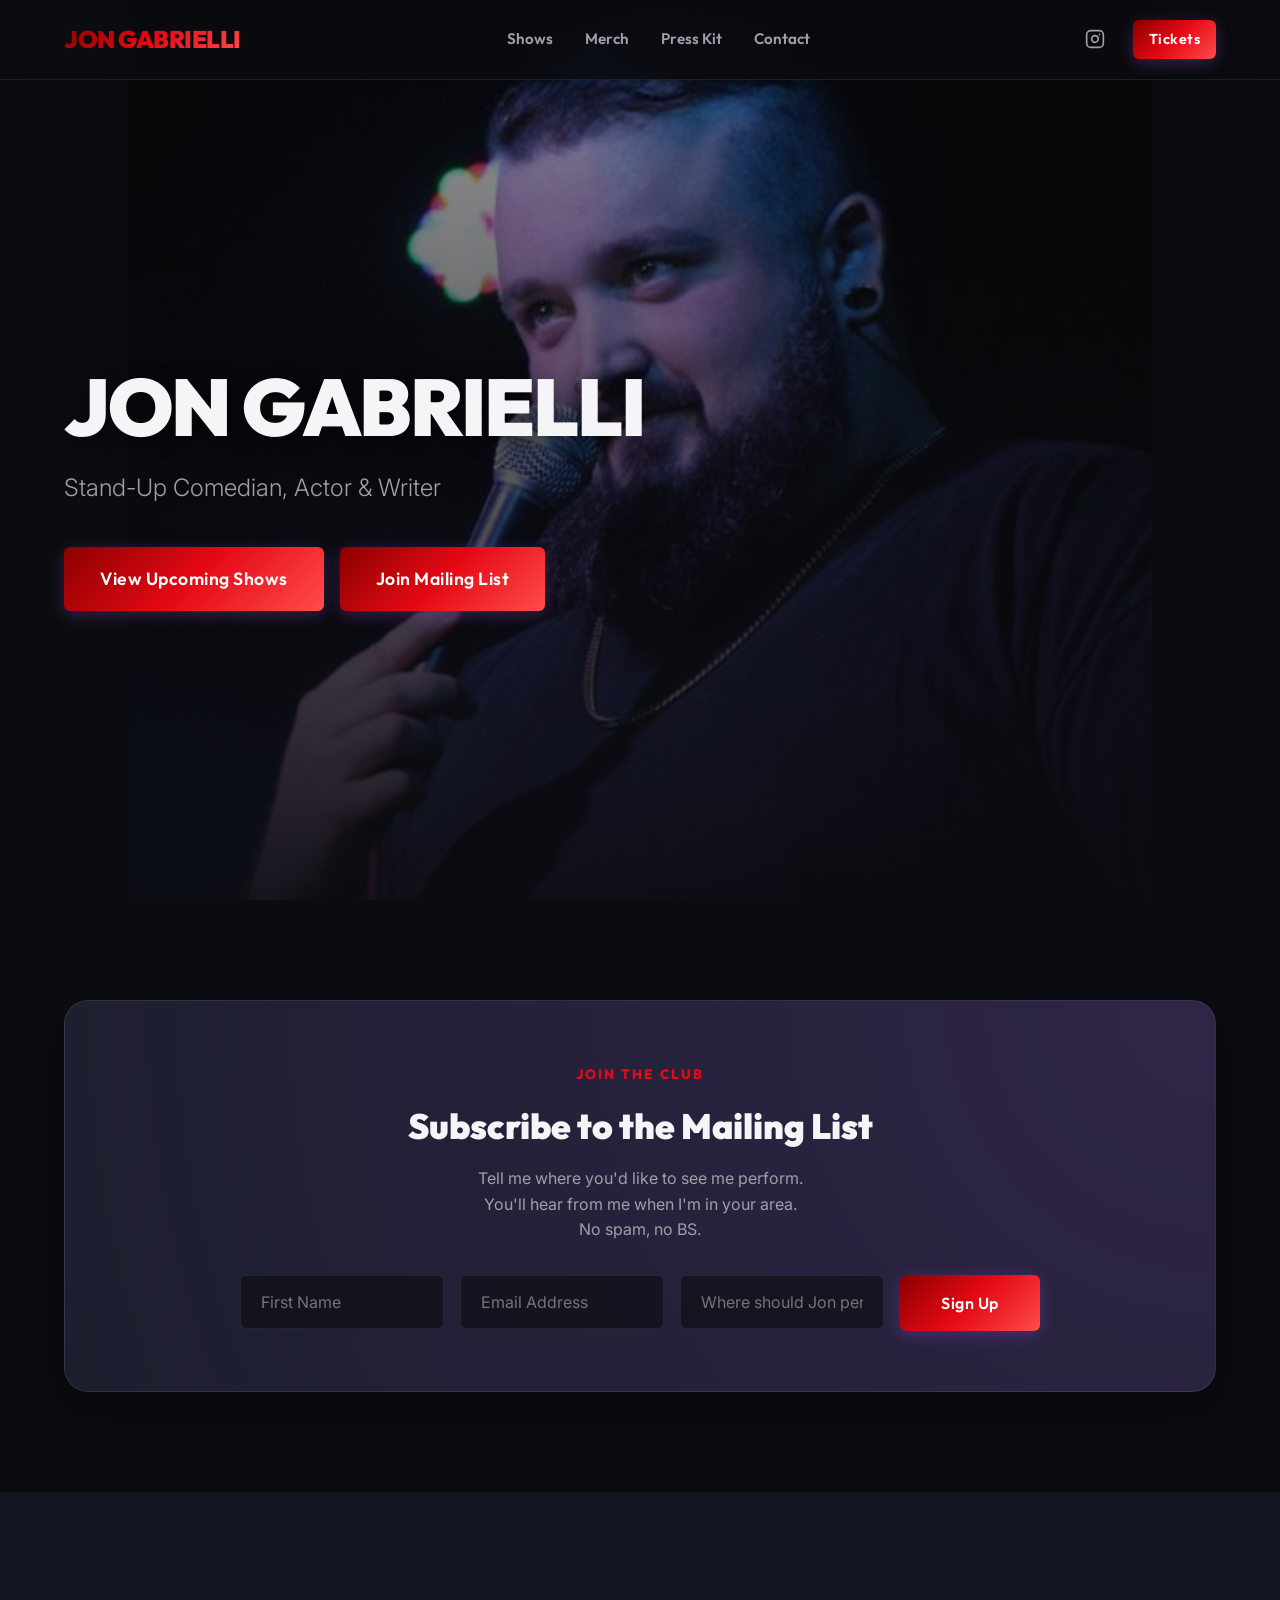
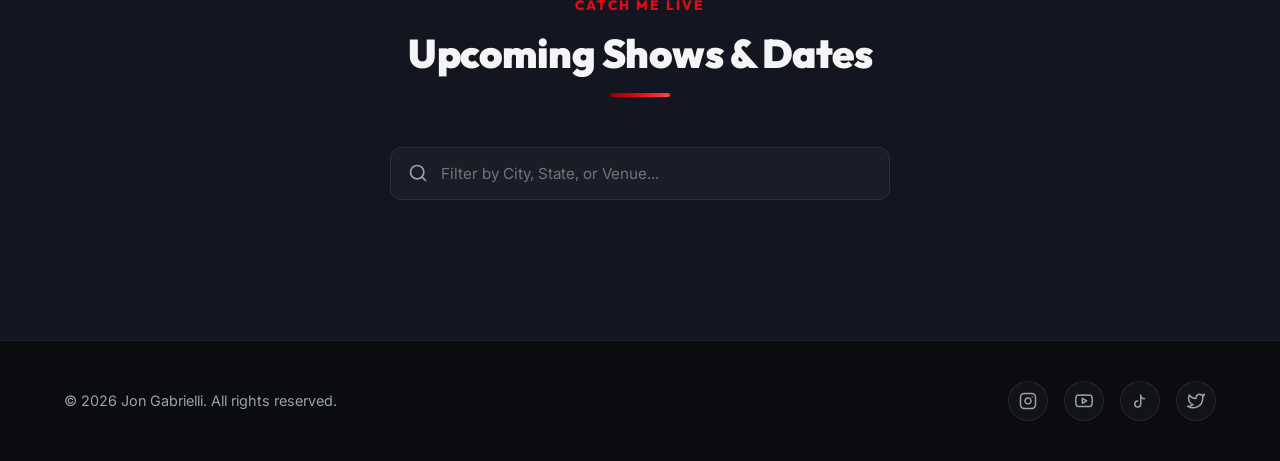
<file: index.html>
<!DOCTYPE html>
<html lang="en">

<head>
    <meta charset="UTF-8">
    <meta name="viewport" content="width=device-width, initial-scale=1.0">
    <meta name="description"
        content="Official homepage of stand-up comedian Jon Gabrielli. Get upcoming live shows, tickets, and join the mailing list for exclusive pre-sales.">
    <title>Jon Gabrielli | Comedian, Actor & Writer</title>
    <!-- Google Fonts -->
    <link rel="preconnect" href="https://fonts.googleapis.com">
    <link rel="preconnect" href="https://fonts.gstatic.com" crossorigin>
    <link
        href="https://fonts.googleapis.com/css2?family=Inter:wght@300;400;500;600;700&family=Outfit:wght@400;600;800;900&display=swap"
        rel="stylesheet">
    <link rel="stylesheet" href="style.css">
</head>

<body>

    <!-- Sticky Header -->
    <header class="header">
        <div class="header-container">
            <a href="index.html" class="logo">JON GABRIELLI</a>
            <nav class="nav">
                <a href="#shows" class="nav-link active">Shows</a>
                <a href="merch.html" class="nav-link">Merch</a>
                <a href="press.html" class="nav-link">Press Kit</a>
                <a href="contact.html" class="nav-link">Contact</a>
            </nav>
            <div class="header-actions">
                <a href="https://www.instagram.com/jongabcomedy/" target="_blank" rel="noopener" aria-label="Instagram" class="header-social-link">
                    <svg class="social-svg" xmlns="http://www.w3.org/2000/svg" viewBox="0 0 24 24" fill="none" stroke="currentColor" stroke-width="2" stroke-linecap="round" stroke-linejoin="round"><rect x="2" y="2" width="20" height="20" rx="5" ry="5"></rect><path d="M16 11.37A4 4 0 1 1 12.63 8 4 4 0 0 1 16 11.37z"></path><line x1="17.5" y1="6.5" x2="17.51" y2="6.5"></line></svg>
                </a>
                <a href="index.html#shows" class="btn btn-primary btn-sm header-cta">Tickets</a>
                <button class="menu-toggle-btn" id="menu-toggle-btn" aria-label="Toggle Navigation Menu">
                    <svg class="menu-icon" xmlns="http://www.w3.org/2000/svg" viewBox="0 0 24 24" fill="none" stroke="currentColor" stroke-width="2" stroke-linecap="round" stroke-linejoin="round">
                        <line x1="3" y1="12" x2="21" y2="12" class="line-mid"></line>
                        <line x1="3" y1="6" x2="21" y2="6" class="line-top"></line>
                        <line x1="3" y1="18" x2="21" y2="18" class="line-bot"></line>
                    </svg>
                </button>
            </div>
        </div>
    </header>

    <!-- Hero Section (No Scroll Down Indicator) -->
    <section id="home" class="hero"
        style="background-image: linear-gradient(rgba(11, 12, 16, 0.4), rgba(11, 12, 16, 0.95)), url('Assests/IMG_20250908_113914_384.jpg'); background-size: 80%;">
        <div class="hero-content">
            <h1 class="hero-title">JON GABRIELLI</h1>
            <p class="hero-subtitle">Stand-Up Comedian, Actor &amp; Writer</p>
            <div class="hero-actions-container">
                <a href="#shows" class="btn btn-primary btn-lg">View Upcoming Shows</a>
                <a href="#newsletter" class="btn btn-primary btn-lg">Join Mailing List</a>
            </div>
        </div>
    </section>

    <main>
        <!-- Newsletter Signup Section (Moved up, first on home page) -->
        <section id="newsletter" class="section newsletter-section">
            <div class="container">
                <div class="newsletter-card">
                    <div class="newsletter-content">
                        <span class="newsletter-tag">Join The Club</span>
                        <h2 class="newsletter-title">Subscribe to the Mailing List</h2>
                        <p class="newsletter-desc">Tell me where you'd like to see me perform.<br>You'll hear from me when I'm in your area.<br>No spam, no BS.</p>
                        <form id="newsletter-form" class="newsletter-form">
                            <div class="form-group-row">
                                <div class="form-group">
                                    <input type="text" id="nl-name" required placeholder="First Name">
                                    <span class="form-error-msg">Name is required</span>
                                </div>
                                <div class="form-group">
                                    <input type="email" id="nl-email" required placeholder="Email Address">
                                    <span class="form-error-msg">Enter a valid email address</span>
                                </div>
                                <div class="form-group">
                                    <input type="text" id="nl-city" required placeholder="Where should Jon perform?">
                                    <span class="form-error-msg">City is required</span>
                                </div>
                                <button type="submit" class="btn btn-primary btn-submit">Sign Up</button>
                            </div>
                        </form>
                        <div id="newsletter-success" class="newsletter-success-msg" style="display: none;">
                            <svg class="success-icon" xmlns="http://www.w3.org/2000/svg" viewBox="0 0 24 24" fill="none"
                                stroke="currentColor" stroke-width="3" stroke-linecap="round" stroke-linejoin="round">
                                <polyline points="20 6 9 17 4 12"></polyline>
                            </svg>
                            <h3>You're in! Check your inbox for updates.</h3>
                        </div>
                    </div>
                </div>
            </div>
        </section>

        <!-- Upcoming Shows Section (Moved down, below newsletter; no tour/touring wording) -->
        <section id="shows" class="section tour-section">
            <div class="container">
                <div class="section-header-center">
                    <span class="section-tag">Catch Me Live</span>
                    <h2 class="section-title">Upcoming Shows &amp; Dates</h2>
                    <div class="section-divider-center"></div>
                </div>

                <!-- Search Filter -->
                <div class="tour-filter-wrapper">
                    <div class="search-input-container">
                        <svg class="search-icon" xmlns="http://www.w3.org/2000/svg" viewBox="0 0 24 24" fill="none"
                            stroke="currentColor" stroke-width="2" stroke-linecap="round" stroke-linejoin="round">
                            <circle cx="11" cy="11" r="8"></circle>
                            <line x1="21" y1="21" x2="16.65" y2="16.65"></line>
                        </svg>
                        <input type="text" id="tour-search" placeholder="Filter by City, State, or Venue...">
                    </div>
                </div>

                <!-- Shows List -->
                <div class="tour-list" id="tour-list">
                    <!-- Show Item 1 -->
                    <div class="tour-item" data-location="san francisco ca columbus cafe sf jul july 2 8pm">
                        <div class="tour-date">
                            <span class="tour-day">02</span>
                            <div class="tour-month-year">
                                <span class="tour-month">JUL</span>
                                <span class="tour-year">2026</span>
                            </div>
                        </div>
                        <div class="tour-info">
                            <h3 class="tour-venue">Columbus Cafe</h3>
                            <p class="tour-city">San Francisco, CA &bull; 8:00 PM</p>
                        </div>
                        <div class="tour-status-action">
                            <span class="badge badge-success">On Sale</span>
                            <a href="https://www.instagram.com/jongabcomedy/" target="_blank" rel="noopener" class="btn btn-primary tour-btn">Get Tickets</a>
                        </div>
                    </div>

                    <!-- Show Item 2 -->
                    <div class="tour-item" data-location="san francisco ca mr mahjong sf jul july 2 8pm">
                        <div class="tour-date">
                            <span class="tour-day">02</span>
                            <div class="tour-month-year">
                                <span class="tour-month">JUL</span>
                                <span class="tour-year">2026</span>
                            </div>
                        </div>
                        <div class="tour-info">
                            <h3 class="tour-venue">Mr. Mahjong</h3>
                            <p class="tour-city">San Francisco, CA &bull; 8:00 PM</p>
                        </div>
                        <div class="tour-status-action">
                            <span class="badge badge-success">On Sale</span>
                            <a href="https://www.instagram.com/jongabcomedy/" target="_blank" rel="noopener" class="btn btn-primary tour-btn">Get Tickets</a>
                        </div>
                    </div>

                    <!-- Show Item 3 -->
                    <div class="tour-item" data-location="santa rosa ca mercy lounge jul july 3 8pm">
                        <div class="tour-date">
                            <span class="tour-day">03</span>
                            <div class="tour-month-year">
                                <span class="tour-month">JUL</span>
                                <span class="tour-year">2026</span>
                            </div>
                        </div>
                        <div class="tour-info">
                            <h3 class="tour-venue">Mercy Lounge</h3>
                            <p class="tour-city">Santa Rosa, CA &bull; 8:00 PM</p>
                        </div>
                        <div class="tour-status-action">
                            <span class="badge badge-success">On Sale</span>
                            <a href="https://www.instagram.com/jongabcomedy/" target="_blank" rel="noopener" class="btn btn-primary tour-btn">Get Tickets</a>
                        </div>
                    </div>

                    <!-- Show Item 4 -->
                    <div class="tour-item" data-location="san francisco ca oreillys sf jul july 6 8pm">
                        <div class="tour-date">
                            <span class="tour-day">06</span>
                            <div class="tour-month-year">
                                <span class="tour-month">JUL</span>
                                <span class="tour-year">2026</span>
                            </div>
                        </div>
                        <div class="tour-info">
                            <h3 class="tour-venue">O'Reilly's</h3>
                            <p class="tour-city">San Francisco, CA &bull; 8:00 PM</p>
                        </div>
                        <div class="tour-status-action">
                            <span class="badge badge-success">On Sale</span>
                            <a href="https://www.instagram.com/jongabcomedy/" target="_blank" rel="noopener" class="btn btn-primary tour-btn">Get Tickets</a>
                        </div>
                    </div>

                    <!-- Show Item 5 -->
                    <div class="tour-item" data-location="san francisco ca abbey tavern sf jul july 6 815pm">
                        <div class="tour-date">
                            <span class="tour-day">06</span>
                            <div class="tour-month-year">
                                <span class="tour-month">JUL</span>
                                <span class="tour-year">2026</span>
                            </div>
                        </div>
                        <div class="tour-info">
                            <h3 class="tour-venue">Abbey Tavern</h3>
                            <p class="tour-city">San Francisco, CA &bull; 8:15 PM</p>
                        </div>
                        <div class="tour-status-action">
                            <span class="badge badge-success">On Sale</span>
                            <a href="https://www.instagram.com/jongabcomedy/" target="_blank" rel="noopener" class="btn btn-primary tour-btn">Get Tickets</a>
                        </div>
                    </div>

                    <!-- Show Item 6 -->
                    <div class="tour-item" data-location="san francisco ca robber baron sf jul july 6 8pm">
                        <div class="tour-date">
                            <span class="tour-day">06</span>
                            <div class="tour-month-year">
                                <span class="tour-month">JUL</span>
                                <span class="tour-year">2026</span>
                            </div>
                        </div>
                        <div class="tour-info">
                            <h3 class="tour-venue">Robber Baron</h3>
                            <p class="tour-city">San Francisco, CA &bull; 8:00 PM</p>
                        </div>
                        <div class="tour-status-action">
                            <span class="badge badge-success">On Sale</span>
                            <a href="https://www.instagram.com/jongabcomedy/" target="_blank" rel="noopener" class="btn btn-primary tour-btn">Get Tickets</a>
                        </div>
                    </div>

                    <!-- Show Item 7 -->
                    <div class="tour-item" data-location="healdsburg ca papapietro perry winery jul july 10 7pm">
                        <div class="tour-date">
                            <span class="tour-day">10</span>
                            <div class="tour-month-year">
                                <span class="tour-month">JUL</span>
                                <span class="tour-year">2026</span>
                            </div>
                        </div>
                        <div class="tour-info">
                            <h3 class="tour-venue">Papapietro Perry Winery</h3>
                            <p class="tour-city">Healdsburg, CA &bull; 7:00 PM</p>
                        </div>
                        <div class="tour-status-action">
                            <span class="badge badge-success">On Sale</span>
                            <a href="https://www.instagram.com/jongabcomedy/" target="_blank" rel="noopener" class="btn btn-primary tour-btn">Get Tickets</a>
                        </div>
                    </div>

                    <!-- Show Item 8 -->
                    <div class="tour-item" data-location="berkeley berekely ca vintage winery jul july 11 8pm">
                        <div class="tour-date">
                            <span class="tour-day">11</span>
                            <div class="tour-month-year">
                                <span class="tour-month">JUL</span>
                                <span class="tour-year">2026</span>
                            </div>
                        </div>
                        <div class="tour-info">
                            <h3 class="tour-venue">Vintage Winery</h3>
                            <p class="tour-city">Berkeley, CA &bull; 8:00 PM</p>
                        </div>
                        <div class="tour-status-action">
                            <span class="badge badge-success">On Sale</span>
                            <a href="https://www.instagram.com/jongabcomedy/" target="_blank" rel="noopener" class="btn btn-primary tour-btn">Get Tickets</a>
                        </div>
                    </div>

                    <!-- Show Item 9 -->
                    <div class="tour-item" data-location="santa cruz ca crows nest jul july 12 9pm">
                        <div class="tour-date">
                            <span class="tour-day">12</span>
                            <div class="tour-month-year">
                                <span class="tour-month">JUL</span>
                                <span class="tour-year">2026</span>
                            </div>
                        </div>
                        <div class="tour-info">
                            <h3 class="tour-venue">Crow's Nest</h3>
                            <p class="tour-city">Santa Cruz, CA &bull; 9:00 PM</p>
                        </div>
                        <div class="tour-status-action">
                            <span class="badge badge-success">On Sale</span>
                            <a href="https://www.instagram.com/jongabcomedy/" target="_blank" rel="noopener" class="btn btn-primary tour-btn">Get Tickets</a>
                        </div>
                    </div>

                    <!-- Show Item 10 -->
                    <div class="tour-item" data-location="murphys ca 2k fest 2kfest jul july 17 18 19">
                        <div class="tour-date">
                            <span class="tour-day" style="font-size: 1.5rem; line-height: 1.5;">17-19</span>
                            <div class="tour-month-year">
                                <span class="tour-month">JUL</span>
                                <span class="tour-year">2026</span>
                            </div>
                        </div>
                        <div class="tour-info">
                            <h3 class="tour-venue">2k Fest</h3>
                            <p class="tour-city">Murphys, CA &bull; Festival</p>
                        </div>
                        <div class="tour-status-action">
                            <span class="badge badge-success">On Sale</span>
                            <a href="https://www.instagram.com/jongabcomedy/" target="_blank" rel="noopener" class="btn btn-primary tour-btn">Get Tickets</a>
                        </div>
                    </div>

                    <!-- Show Item 11 -->
                    <div class="tour-item" data-location="walnut creek ca walnut creek kitchen jul july 23 8pm">
                        <div class="tour-date">
                            <span class="tour-day">23</span>
                            <div class="tour-month-year">
                                <span class="tour-month">JUL</span>
                                <span class="tour-year">2026</span>
                            </div>
                        </div>
                        <div class="tour-info">
                            <h3 class="tour-venue">Walnut Creek Kitchen</h3>
                            <p class="tour-city">Walnut Creek, CA &bull; 8:00 PM</p>
                        </div>
                        <div class="tour-status-action">
                            <span class="badge badge-success">On Sale</span>
                            <a href="https://www.instagram.com/jongabcomedy/" target="_blank" rel="noopener" class="btn btn-primary tour-btn">Get Tickets</a>
                        </div>
                    </div>

                    <!-- Show Item 12 -->
                    <div class="tour-item" data-location="san francisco ca mr bings sf jul july 25 8pm">
                        <div class="tour-date">
                            <span class="tour-day">25</span>
                            <div class="tour-month-year">
                                <span class="tour-month">JUL</span>
                                <span class="tour-year">2026</span>
                            </div>
                        </div>
                        <div class="tour-info">
                            <h3 class="tour-venue">Mr. Bing's</h3>
                            <p class="tour-city">San Francisco, CA &bull; 8:00 PM</p>
                        </div>
                        <div class="tour-status-action">
                            <span class="badge badge-success">On Sale</span>
                            <a href="https://www.instagram.com/jongabcomedy/" target="_blank" rel="noopener" class="btn btn-primary tour-btn">Get Tickets</a>
                        </div>
                    </div>

                    <!-- Show Item 13 -->
                    <div class="tour-item" data-location="petaluma ca brooksnote winery jul july 25 8pm">
                        <div class="tour-date">
                            <span class="tour-day">25</span>
                            <div class="tour-month-year">
                                <span class="tour-month">JUL</span>
                                <span class="tour-year">2026</span>
                            </div>
                        </div>
                        <div class="tour-info">
                            <h3 class="tour-venue">Brooksnote Winery</h3>
                            <p class="tour-city">Petaluma, CA &bull; 8:00 PM</p>
                        </div>
                        <div class="tour-status-action">
                            <span class="badge badge-success">On Sale</span>
                            <a href="https://www.instagram.com/jongabcomedy/" target="_blank" rel="noopener" class="btn btn-primary tour-btn">Get Tickets</a>
                        </div>
                    </div>

                    <!-- Show Item 14 -->
                    <div class="tour-item" data-location="san francisco ca trivia irish times sf jul july 27 8pm">
                        <div class="tour-date">
                            <span class="tour-day">27</span>
                            <div class="tour-month-year">
                                <span class="tour-month">JUL</span>
                                <span class="tour-year">2026</span>
                            </div>
                        </div>
                        <div class="tour-info">
                            <h3 class="tour-venue">Trivia @ Irish Times</h3>
                            <p class="tour-city">San Francisco, CA &bull; 8:00 PM</p>
                        </div>
                        <div class="tour-status-action">
                            <span class="badge badge-success">On Sale</span>
                            <a href="https://www.instagram.com/jongabcomedy/" target="_blank" rel="noopener" class="btn btn-primary tour-btn">Get Tickets</a>
                        </div>
                    </div>

                    <!-- Show Item 15 -->
                    <div class="tour-item" data-location="brentwood ca the lounge jul july 29 8pm">
                        <div class="tour-date">
                            <span class="tour-day">29</span>
                            <div class="tour-month-year">
                                <span class="tour-month">JUL</span>
                                <span class="tour-year">2026</span>
                            </div>
                        </div>
                        <div class="tour-info">
                            <h3 class="tour-venue">The Lounge</h3>
                            <p class="tour-city">Brentwood, CA &bull; 8:00 PM</p>
                        </div>
                        <div class="tour-status-action">
                            <span class="badge badge-success">On Sale</span>
                            <a href="https://www.instagram.com/jongabcomedy/" target="_blank" rel="noopener" class="btn btn-primary tour-btn">Get Tickets</a>
                        </div>
                    </div>

                    <!-- Show Item 16 -->
                    <div class="tour-item" data-location="san francisco ca trivia irish times sf aug august 3 8pm">
                        <div class="tour-date">
                            <span class="tour-day">03</span>
                            <div class="tour-month-year">
                                <span class="tour-month">AUG</span>
                                <span class="tour-year">2026</span>
                            </div>
                        </div>
                        <div class="tour-info">
                            <h3 class="tour-venue">Trivia @ Irish Times</h3>
                            <p class="tour-city">San Francisco, CA &bull; 8:00 PM</p>
                        </div>
                        <div class="tour-status-action">
                            <span class="badge badge-success">On Sale</span>
                            <a href="https://www.instagram.com/jongabcomedy/" target="_blank" rel="noopener" class="btn btn-primary tour-btn">Get Tickets</a>
                        </div>
                    </div>

                    <!-- Show Item 17 -->
                    <div class="tour-item" data-location="richmond ca the factory aug august 5 8pm">
                        <div class="tour-date">
                            <span class="tour-day">05</span>
                            <div class="tour-month-year">
                                <span class="tour-month">AUG</span>
                                <span class="tour-year">2026</span>
                            </div>
                        </div>
                        <div class="tour-info">
                            <h3 class="tour-venue">The Factory</h3>
                            <p class="tour-city">Richmond, CA &bull; 8:00 PM</p>
                        </div>
                        <div class="tour-status-action">
                            <span class="badge badge-success">On Sale</span>
                            <a href="https://www.instagram.com/jongabcomedy/" target="_blank" rel="noopener" class="btn btn-primary tour-btn">Get Tickets</a>
                        </div>
                    </div>

                    <!-- Show Item 18 -->
                    <div class="tour-item" data-location="rome italy aug august 9-28">
                        <div class="tour-date">
                            <span class="tour-day" style="font-size: 1.5rem; line-height: 1.5;">9-28</span>
                            <div class="tour-month-year">
                                <span class="tour-month">AUG</span>
                                <span class="tour-year">2026</span>
                            </div>
                        </div>
                        <div class="tour-info">
                            <h3 class="tour-venue">Rome, Italy</h3>
                            <p class="tour-city">Rome, Italy &bull; Tour Dates</p>
                        </div>
                        <div class="tour-status-action">
                            <span class="badge badge-success">On Sale</span>
                            <a href="https://www.instagram.com/jongabcomedy/" target="_blank" rel="noopener" class="btn btn-primary tour-btn">Get Tickets</a>
                        </div>
                    </div>

                    <!-- Show Item 19 -->
                    <div class="tour-item" data-location="kenwood ca deerfield ranch winery aug august 29 8pm">
                        <div class="tour-date">
                            <span class="tour-day">29</span>
                            <div class="tour-month-year">
                                <span class="tour-month">AUG</span>
                                <span class="tour-year">2026</span>
                            </div>
                        </div>
                        <div class="tour-info">
                            <h3 class="tour-venue">Deerfield Ranch Winery</h3>
                            <p class="tour-city">Kenwood, CA &bull; 8:00 PM</p>
                        </div>
                        <div class="tour-status-action">
                            <span class="badge badge-success">On Sale</span>
                            <a href="https://www.instagram.com/jongabcomedy/" target="_blank" rel="noopener" class="btn btn-primary tour-btn">Get Tickets</a>
                        </div>
                    </div>

                    <!-- Show Item 20 -->
                    <div class="tour-item" data-location="san francisco ca trivia irish times sf aug august 31 8pm">
                        <div class="tour-date">
                            <span class="tour-day">31</span>
                            <div class="tour-month-year">
                                <span class="tour-month">AUG</span>
                                <span class="tour-year">2026</span>
                            </div>
                        </div>
                        <div class="tour-info">
                            <h3 class="tour-venue">Trivia @ Irish Times</h3>
                            <p class="tour-city">San Francisco, CA &bull; 8:00 PM</p>
                        </div>
                        <div class="tour-status-action">
                            <span class="badge badge-success">On Sale</span>
                            <a href="https://www.instagram.com/jongabcomedy/" target="_blank" rel="noopener" class="btn btn-primary tour-btn">Get Tickets</a>
                        </div>
                    </div>
                </div>

                <!-- Empty Search State -->
                <div id="no-tour-results" style="display: none; text-align: center; color: var(--color-text-secondary); margin-top: 40px; font-family: 'Outfit', sans-serif;">
                    <p>No shows found matching your search. Keep checking back for added dates!</p>
                </div>
            </div>
        </section>
    </main>

    <!-- Footer -->
    <footer class="footer">
        <div class="container">
            <div class="footer-bottom">
                <p>&copy; 2026 Jon Gabrielli. All rights reserved.</p>
                <div class="social-links">
                    <a href="https://www.instagram.com/jongabcomedy/" target="_blank" rel="noopener" aria-label="Instagram">
                        <svg class="social-svg" xmlns="http://www.w3.org/2000/svg" viewBox="0 0 24 24" fill="none"
                            stroke="currentColor" stroke-width="2" stroke-linecap="round" stroke-linejoin="round">
                            <rect x="2" y="2" width="20" height="20" rx="5" ry="5"></rect>
                            <path d="M16 11.37A4 4 0 1 1 12.63 8 4 4 0 0 1 16 11.37z"></path>
                            <line x1="17.5" y1="6.5" x2="17.51" y2="6.5"></line>
                        </svg>
                    </a>
                    <a href="https://youtube.com" target="_blank" rel="noopener" aria-label="YouTube">
                        <svg class="social-svg" xmlns="http://www.w3.org/2000/svg" viewBox="0 0 24 24" fill="none"
                            stroke="currentColor" stroke-width="2" stroke-linecap="round" stroke-linejoin="round">
                            <path
                                d="M22.54 6.42a2.78 2.78 0 0 0-1.94-2C18.88 4 12 4 12 4s-6.88 0-8.6.46a2.78 2.78 0 0 0-1.94 2A29 29 0 0 0 1 11.75a29 29 0 0 0 .46 5.33A2.78 2.78 0 0 0 3.4 19c1.72.46 8.6.46 8.6.46s6.88 0 8.6-.46a2.78 2.78 0 0 0 1.94-2 29 29 0 0 0 .46-5.25 29 29 0 0 0-.46-5.33z">
                            </path>
                            <polygon points="9.75 15.02 15.5 11.75 9.75 8.48 9.75 15.02"></polygon>
                        </svg>
                    </a>
                    <a href="https://tiktok.com" target="_blank" rel="noopener" aria-label="TikTok">
                        <svg class="social-svg" xmlns="http://www.w3.org/2000/svg" viewBox="0 0 24 24" fill="none"
                            stroke="currentColor" stroke-width="2" stroke-linecap="round" stroke-linejoin="round">
                            <path d="M9 12a4 4 0 1 0 4 4V4a5 5 0 0 0 5 5"></path>
                        </svg>
                    </a>
                    <a href="https://twitter.com" target="_blank" rel="noopener" aria-label="X">
                        <svg class="social-svg" xmlns="http://www.w3.org/2000/svg" viewBox="0 0 24 24" fill="none"
                            stroke="currentColor" stroke-width="2" stroke-linecap="round" stroke-linejoin="round">
                            <path
                                d="M23 3a10.9 10.9 0 0 1-3.14 1.53 4.48 4.48 0 0 0-7.86 3v1A10.66 10.66 0 0 1 3 4s-4 9 5 13a11.64 11.64 0 0 1-7 2c9 5 20 0 20-11.5a4.5 4.5 0 0 0-.08-.83A7.72 7.72 0 0 0 23 3z">
                            </path>
                        </svg>
                    </a>
                </div>
            </div>
        </div>
    </footer>



    <!-- Core Logic -->
    <script src="script.js"></script>
</body>

</html>
</file>
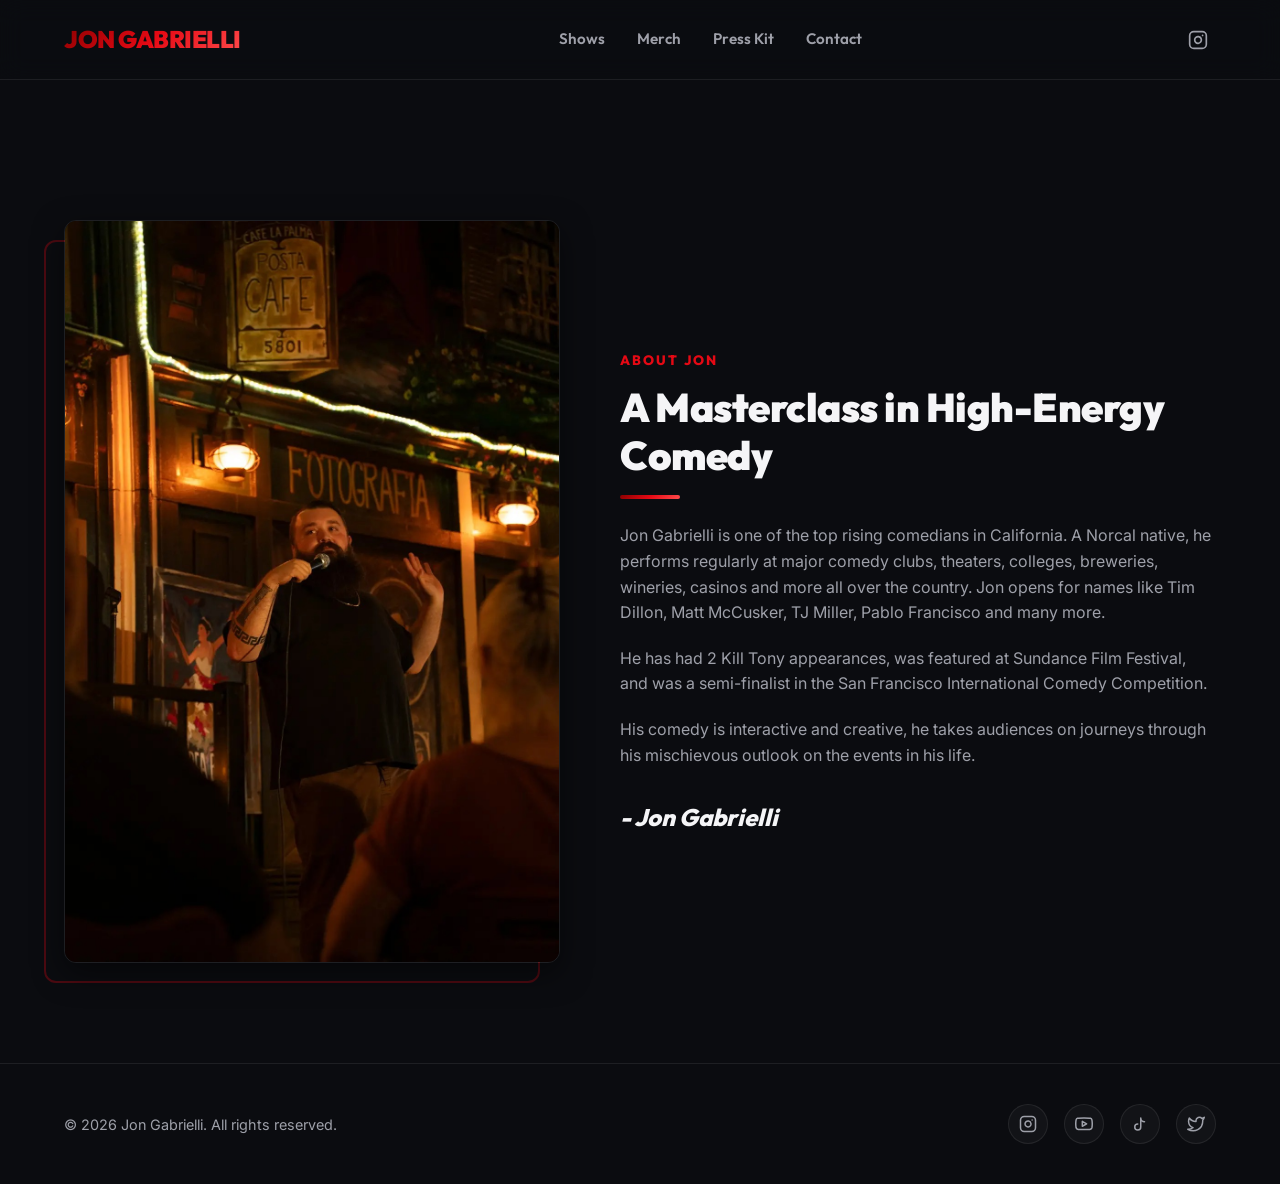
<file: bio.html>
<!DOCTYPE html>
<html lang="en">
<head>
    <meta charset="UTF-8">
    <meta name="viewport" content="width=device-width, initial-scale=1.0">
    <meta name="description" content="Biography of stand-up comedian and writer Jon Gabrielli. Read about his comedic style, career history, and performances.">
    <title>About Jon Gabrielli | Comedian, Actor & Writer</title>
    <!-- Google Fonts -->
    <link rel="preconnect" href="https://fonts.googleapis.com">
    <link rel="preconnect" href="https://fonts.gstatic.com" crossorigin>
    <link href="https://fonts.googleapis.com/css2?family=Inter:wght@300;400;500;600;700&family=Outfit:wght@400;600;800;900&display=swap" rel="stylesheet">
    <link rel="stylesheet" href="style.css">
</head>
<body>

    <!-- Sticky Header -->
    <header class="header">
        <div class="header-container">
            <a href="index.html" class="logo">JON GABRIELLI</a>
            <nav class="nav">
                <a href="index.html#shows" class="nav-link">Shows</a>
                <a href="merch.html" class="nav-link">Merch</a>
                <a href="press.html" class="nav-link">Press Kit</a>
                <a href="contact.html" class="nav-link">Contact</a>
            </nav>
            <div class="header-actions">
                <a href="https://www.instagram.com/jongabcomedy/" target="_blank" rel="noopener" aria-label="Instagram" class="header-social-link">
                    <svg class="social-svg" xmlns="http://www.w3.org/2000/svg" viewBox="0 0 24 24" fill="none" stroke="currentColor" stroke-width="2" stroke-linecap="round" stroke-linejoin="round"><rect x="2" y="2" width="20" height="20" rx="5" ry="5"></rect><path d="M16 11.37A4 4 0 1 1 12.63 8 4 4 0 0 1 16 11.37z"></path><line x1="17.5" y1="6.5" x2="17.51" y2="6.5"></line></svg>
                </a>
                <button class="menu-toggle-btn" id="menu-toggle-btn" aria-label="Toggle Navigation Menu">
                    <svg class="menu-icon" xmlns="http://www.w3.org/2000/svg" viewBox="0 0 24 24" fill="none" stroke="currentColor" stroke-width="2" stroke-linecap="round" stroke-linejoin="round">
                        <line x1="3" y1="12" x2="21" y2="12" class="line-mid"></line>
                        <line x1="3" y1="6" x2="21" y2="6" class="line-top"></line>
                        <line x1="3" y1="18" x2="21" y2="18" class="line-bot"></line>
                    </svg>
                </button>
            </div>
        </div>
    </header>

    <main class="main-content-spacing" style="padding-top: calc(var(--header-height) + 40px);">
        <!-- Bio Section -->
        <section id="bio" class="section bio-section">
            <div class="container">
                <div class="bio-grid">
                    <div class="bio-img-wrapper">
                        <img src="Assests/img_1_1755467372817.jpg" alt="Jon Gabrielli laughing on stage" class="bio-img">
                        <div class="bio-img-backdrop"></div>
                    </div>
                    <div class="bio-text">
                        <span class="section-tag">About Jon</span>
                        <h1 class="section-title">A Masterclass in High-Energy Comedy</h1>
                        <div class="section-divider"></div>
                        <p>Jon Gabrielli is one of the top rising comedians in California. A Norcal native, he performs regularly at major comedy clubs, theaters, colleges, breweries, wineries, casinos and more all over the country. Jon opens for names like Tim Dillon, Matt McCusker, TJ Miller, Pablo Francisco and many more.</p>
                        <p>He has had 2 Kill Tony appearances, was featured at Sundance Film Festival, and was a semi-finalist in the San Francisco International Comedy Competition.</p>
                        <p>His comedy is interactive and creative, he takes audiences on journeys through his mischievous outlook on the events in his life.</p>
                        <div class="bio-signature">
                            <span class="sig-text">- Jon Gabrielli</span>
                        </div>
                    </div>
                </div>
            </div>
        </section>
    </main>

    <!-- Footer -->
    <footer class="footer">
        <div class="container">
            <div class="footer-bottom">
                <p>&copy; 2026 Jon Gabrielli. All rights reserved.</p>
                <div class="social-links">
                    <a href="https://www.instagram.com/jongabcomedy/" target="_blank" rel="noopener" aria-label="Instagram">
                        <svg class="social-svg" xmlns="http://www.w3.org/2000/svg" viewBox="0 0 24 24" fill="none" stroke="currentColor" stroke-width="2" stroke-linecap="round" stroke-linejoin="round"><rect x="2" y="2" width="20" height="20" rx="5" ry="5"></rect><path d="M16 11.37A4 4 0 1 1 12.63 8 4 4 0 0 1 16 11.37z"></path><line x1="17.5" y1="6.5" x2="17.51" y2="6.5"></line></svg>
                    </a>
                    <a href="https://youtube.com" target="_blank" rel="noopener" aria-label="YouTube">
                        <svg class="social-svg" xmlns="http://www.w3.org/2000/svg" viewBox="0 0 24 24" fill="none" stroke="currentColor" stroke-width="2" stroke-linecap="round" stroke-linejoin="round"><path d="M22.54 6.42a2.78 2.78 0 0 0-1.94-2C18.88 4 12 4 12 4s-6.88 0-8.6.46a2.78 2.78 0 0 0-1.94 2A29 29 0 0 0 1 11.75a29 29 0 0 0 .46 5.33A2.78 2.78 0 0 0 3.4 19c1.72.46 8.6.46 8.6.46s6.88 0 8.6-.46a2.78 2.78 0 0 0 1.94-2 29 29 0 0 0 .46-5.25 29 29 0 0 0-.46-5.33z"></path><polygon points="9.75 15.02 15.5 11.75 9.75 8.48 9.75 15.02"></polygon></svg>
                    </a>
                    <a href="https://tiktok.com" target="_blank" rel="noopener" aria-label="TikTok">
                        <svg class="social-svg" xmlns="http://www.w3.org/2000/svg" viewBox="0 0 24 24" fill="none" stroke="currentColor" stroke-width="2" stroke-linecap="round" stroke-linejoin="round"><path d="M9 12a4 4 0 1 0 4 4V4a5 5 0 0 0 5 5"></path></svg>
                    </a>
                    <a href="https://twitter.com" target="_blank" rel="noopener" aria-label="X">
                        <svg class="social-svg" xmlns="http://www.w3.org/2000/svg" viewBox="0 0 24 24" fill="none" stroke="currentColor" stroke-width="2" stroke-linecap="round" stroke-linejoin="round"><path d="M23 3a10.9 10.9 0 0 1-3.14 1.53 4.48 4.48 0 0 0-7.86 3v1A10.66 10.66 0 0 1 3 4s-4 9 5 13a11.64 11.64 0 0 1-7 2c9 5 20 0 20-11.5a4.5 4.5 0 0 0-.08-.83A7.72 7.72 0 0 0 23 3z"></path></svg>
                    </a>
                </div>
            </div>
        </div>
    </footer>





    <!-- Core Logic -->
    <script src="script.js"></script>
</body>
</html>
</file>
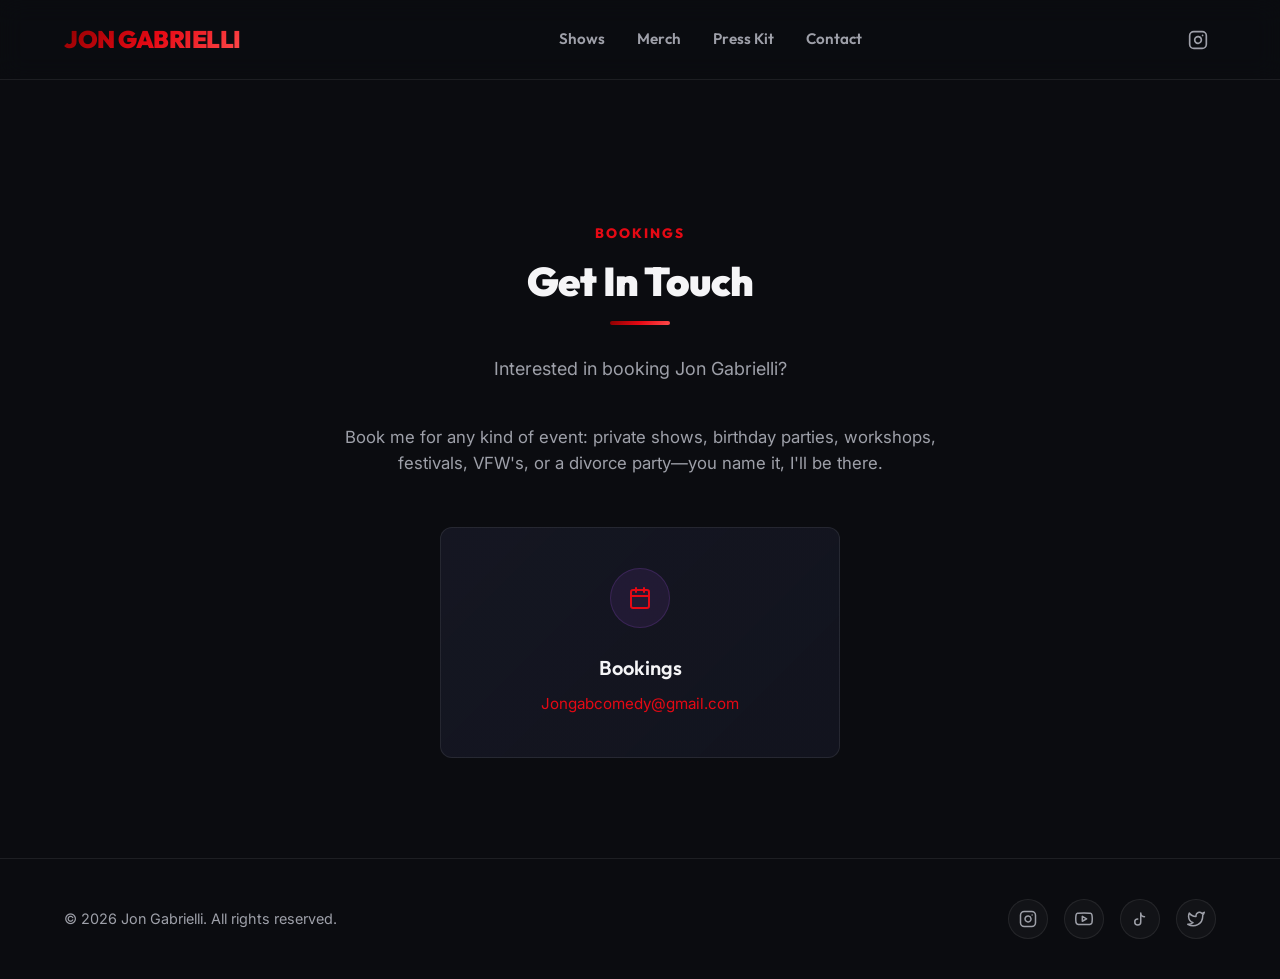
<file: contact.html>
<!DOCTYPE html>
<html lang="en">
<head>
    <meta charset="UTF-8">
    <meta name="viewport" content="width=device-width, initial-scale=1.0">
    <meta name="description" content="Get in touch with stand-up comedian Jon Gabrielli. Find contact details for booking agents, managers, and press.">
    <title>Contact & Bookings | Jon Gabrielli</title>
    <!-- Google Fonts -->
    <link rel="preconnect" href="https://fonts.googleapis.com">
    <link rel="preconnect" href="https://fonts.gstatic.com" crossorigin>
    <link href="https://fonts.googleapis.com/css2?family=Inter:wght@300;400;500;600;700&family=Outfit:wght@400;600;800;900&display=swap" rel="stylesheet">
    <link rel="stylesheet" href="style.css">
</head>
<body>

    <!-- Sticky Header -->
    <header class="header">
        <div class="header-container">
            <a href="index.html" class="logo">JON GABRIELLI</a>
            <nav class="nav">
                <a href="index.html#shows" class="nav-link">Shows</a>
                <a href="merch.html" class="nav-link">Merch</a>
                <a href="press.html" class="nav-link">Press Kit</a>
                <a href="contact.html" class="nav-link active">Contact</a>
            </nav>
            <div class="header-actions">
                <a href="https://www.instagram.com/jongabcomedy/" target="_blank" rel="noopener" aria-label="Instagram" class="header-social-link">
                    <svg class="social-svg" xmlns="http://www.w3.org/2000/svg" viewBox="0 0 24 24" fill="none" stroke="currentColor" stroke-width="2" stroke-linecap="round" stroke-linejoin="round"><rect x="2" y="2" width="20" height="20" rx="5" ry="5"></rect><path d="M16 11.37A4 4 0 1 1 12.63 8 4 4 0 0 1 16 11.37z"></path><line x1="17.5" y1="6.5" x2="17.51" y2="6.5"></line></svg>
                </a>
                <button class="menu-toggle-btn" id="menu-toggle-btn" aria-label="Toggle Navigation Menu">
                    <svg class="menu-icon" xmlns="http://www.w3.org/2000/svg" viewBox="0 0 24 24" fill="none" stroke="currentColor" stroke-width="2" stroke-linecap="round" stroke-linejoin="round">
                        <line x1="3" y1="12" x2="21" y2="12" class="line-mid"></line>
                        <line x1="3" y1="6" x2="21" y2="6" class="line-top"></line>
                        <line x1="3" y1="18" x2="21" y2="18" class="line-bot"></line>
                    </svg>
                </button>
            </div>
        </div>
    </header>

    <main class="main-content-spacing" style="padding-top: calc(var(--header-height) + 40px);">
        <!-- Contact Section -->
        <section id="contact" class="section contact-section">
            <div class="container">
                <div class="section-header-center">
                    <span class="section-tag">Bookings</span>
                    <h1 class="section-title">Get In Touch</h1>
                    <div class="section-divider-center"></div>
                    <p class="section-subtitle">Interested in booking Jon Gabrielli?</p>
                    <p class="section-description" style="max-width: 650px; margin: 12px auto 0 auto; color: var(--color-text-secondary); line-height: 1.6; font-size: 1.05rem;">Book me for any kind of event: private shows, birthday parties, workshops, festivals, VFW's, or a divorce party—you name it, I'll be there.</p>
                </div>

                <div class="contact-grid" style="display: flex; justify-content: center;">
                    <!-- Bookings -->
                    <div class="contact-card" style="max-width: 400px; width: 100%;">
                        <div class="contact-icon-wrapper">
                            <svg xmlns="http://www.w3.org/2000/svg" viewBox="0 0 24 24" fill="none" stroke="currentColor" stroke-width="2" stroke-linecap="round" stroke-linejoin="round"><rect x="3" y="4" width="18" height="18" rx="2" ry="2"></rect><line x1="16" y1="2" x2="16" y2="6"></line><line x1="8" y1="2" x2="8" y2="6"></line><line x1="3" y1="10" x2="21" y2="10"></line></svg>
                        </div>
                        <h3>Bookings</h3>
                        <p class="contact-email"><a href="mailto:Jongabcomedy@gmail.com">Jongabcomedy@gmail.com</a></p>
                    </div>
                </div>
            </div>
        </section>
    </main>

    <!-- Footer -->
    <footer class="footer">
        <div class="container">
            <div class="footer-bottom">
                <p>&copy; 2026 Jon Gabrielli. All rights reserved.</p>
                <div class="social-links">
                    <a href="https://www.instagram.com/jongabcomedy/" target="_blank" rel="noopener" aria-label="Instagram">
                        <svg class="social-svg" xmlns="http://www.w3.org/2000/svg" viewBox="0 0 24 24" fill="none" stroke="currentColor" stroke-width="2" stroke-linecap="round" stroke-linejoin="round"><rect x="2" y="2" width="20" height="20" rx="5" ry="5"></rect><path d="M16 11.37A4 4 0 1 1 12.63 8 4 4 0 0 1 16 11.37z"></path><line x1="17.5" y1="6.5" x2="17.51" y2="6.5"></line></svg>
                    </a>
                    <a href="https://youtube.com" target="_blank" rel="noopener" aria-label="YouTube">
                        <svg class="social-svg" xmlns="http://www.w3.org/2000/svg" viewBox="0 0 24 24" fill="none" stroke="currentColor" stroke-width="2" stroke-linecap="round" stroke-linejoin="round"><path d="M22.54 6.42a2.78 2.78 0 0 0-1.94-2C18.88 4 12 4 12 4s-6.88 0-8.6.46a2.78 2.78 0 0 0-1.94 2A29 29 0 0 0 1 11.75a29 29 0 0 0 .46 5.33A2.78 2.78 0 0 0 3.4 19c1.72.46 8.6.46 8.6.46s6.88 0 8.6-.46a2.78 2.78 0 0 0 1.94-2 29 29 0 0 0 .46-5.25 29 29 0 0 0-.46-5.33z"></path><polygon points="9.75 15.02 15.5 11.75 9.75 8.48 9.75 15.02"></polygon></svg>
                    </a>
                    <a href="https://tiktok.com" target="_blank" rel="noopener" aria-label="TikTok">
                        <svg class="social-svg" xmlns="http://www.w3.org/2000/svg" viewBox="0 0 24 24" fill="none" stroke="currentColor" stroke-width="2" stroke-linecap="round" stroke-linejoin="round"><path d="M9 12a4 4 0 1 0 4 4V4a5 5 0 0 0 5 5"></path></svg>
                    </a>
                    <a href="https://twitter.com" target="_blank" rel="noopener" aria-label="X">
                        <svg class="social-svg" xmlns="http://www.w3.org/2000/svg" viewBox="0 0 24 24" fill="none" stroke="currentColor" stroke-width="2" stroke-linecap="round" stroke-linejoin="round"><path d="M23 3a10.9 10.9 0 0 1-3.14 1.53 4.48 4.48 0 0 0-7.86 3v1A10.66 10.66 0 0 1 3 4s-4 9 5 13a11.64 11.64 0 0 1-7 2c9 5 20 0 20-11.5a4.5 4.5 0 0 0-.08-.83A7.72 7.72 0 0 0 23 3z"></path></svg>
                    </a>
                </div>
            </div>
        </div>
    </footer>



    <!-- Core Logic -->
    <script src="script.js"></script>
</body>
</html>
</file>
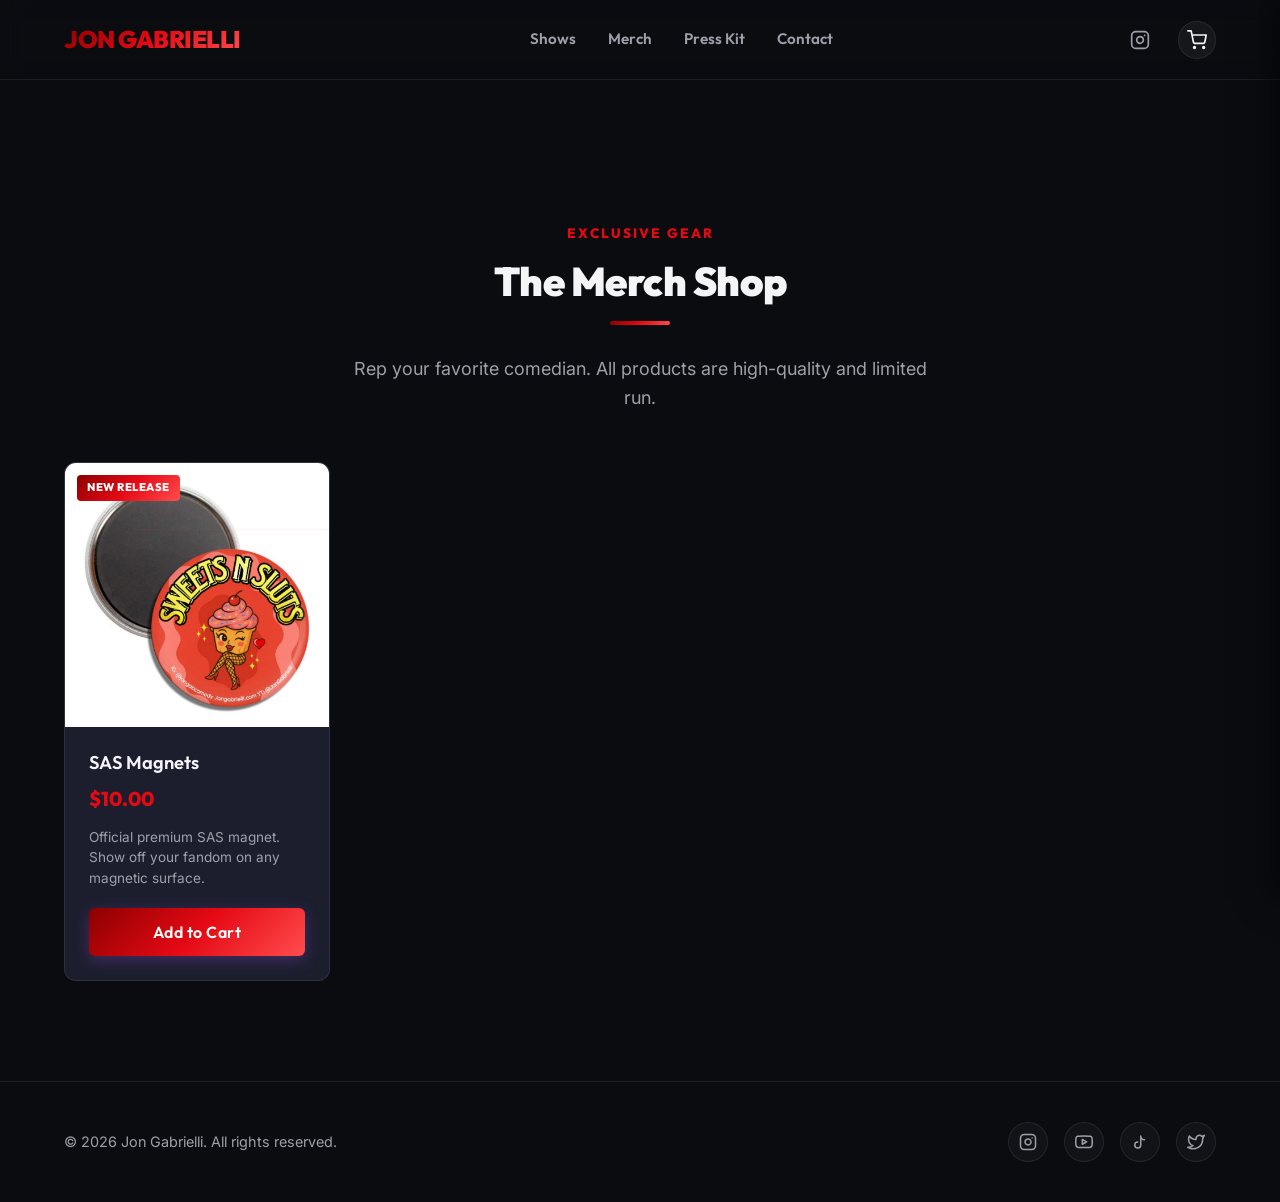
<file: merch.html>
<!DOCTYPE html>
<html lang="en">
<head>
    <meta charset="UTF-8">
    <meta name="viewport" content="width=device-width, initial-scale=1.0">
    <meta name="description" content="Official merch store for comedian Jon Gabrielli. Shop hoodies, t-shirts, signed posters, and digital specials.">
    <title>Shop Merch | Jon Gabrielli</title>
    <!-- Google Fonts -->
    <link rel="preconnect" href="https://fonts.googleapis.com">
    <link rel="preconnect" href="https://fonts.gstatic.com" crossorigin>
    <link href="https://fonts.googleapis.com/css2?family=Inter:wght@300;400;500;600;700&family=Outfit:wght@400;600;800;900&display=swap" rel="stylesheet">
    <link rel="stylesheet" href="style.css">
</head>
<body>

    <!-- Sticky Header -->
    <header class="header">
        <div class="header-container">
            <a href="index.html" class="logo">JON GABRIELLI</a>
            <nav class="nav">
                <a href="index.html#shows" class="nav-link">Shows</a>
                <a href="merch.html" class="nav-link active">Merch</a>
                <a href="press.html" class="nav-link">Press Kit</a>
                <a href="contact.html" class="nav-link">Contact</a>
            </nav>
            <div class="header-actions">
                <a href="https://www.instagram.com/jongabcomedy/" target="_blank" rel="noopener" aria-label="Instagram" class="header-social-link">
                    <svg class="social-svg" xmlns="http://www.w3.org/2000/svg" viewBox="0 0 24 24" fill="none" stroke="currentColor" stroke-width="2" stroke-linecap="round" stroke-linejoin="round"><rect x="2" y="2" width="20" height="20" rx="5" ry="5"></rect><path d="M16 11.37A4 4 0 1 1 12.63 8 4 4 0 0 1 16 11.37z"></path><line x1="17.5" y1="6.5" x2="17.51" y2="6.5"></line></svg>
                </a>
                <button class="cart-btn" id="open-cart-btn" aria-label="Open Shopping Cart">
                    <svg class="cart-icon" xmlns="http://www.w3.org/2000/svg" viewBox="0 0 24 24" fill="none" stroke="currentColor" stroke-width="2" stroke-linecap="round" stroke-linejoin="round">
                        <circle cx="9" cy="21" r="1"></circle>
                        <circle cx="20" cy="21" r="1"></circle>
                        <path d="M1 1h4l2.68 13.39a2 2 0 0 0 2 1.61h9.72a2 2 0 0 0 2-1.61L23 6H6"></path>
                    </svg>
                    <span class="cart-badge" id="cart-badge">0</span>
                </button>
                <button class="menu-toggle-btn" id="menu-toggle-btn" aria-label="Toggle Navigation Menu">
                    <svg class="menu-icon" xmlns="http://www.w3.org/2000/svg" viewBox="0 0 24 24" fill="none" stroke="currentColor" stroke-width="2" stroke-linecap="round" stroke-linejoin="round">
                        <line x1="3" y1="12" x2="21" y2="12" class="line-mid"></line>
                        <line x1="3" y1="6" x2="21" y2="6" class="line-top"></line>
                        <line x1="3" y1="18" x2="21" y2="18" class="line-bot"></line>
                    </svg>
                </button>
            </div>
        </div>
    </header>

    <main class="main-content-spacing" style="padding-top: calc(var(--header-height) + 40px);">
        <!-- Merch Store Section -->
        <section id="merch" class="section merch-section">
            <div class="container">
                <div class="section-header-center">
                    <span class="section-tag">Exclusive Gear</span>
                    <h1 class="section-title">The Merch Shop</h1>
                    <div class="section-divider-center"></div>
                    <p class="section-subtitle">Rep your favorite comedian. All products are high-quality and limited run.</p>
                </div>

                <div class="merch-grid">
                    <!-- Merch Item 1 -->
                    <div class="merch-card" data-id="item-magnet" data-name="SAS Magnets" data-price="10.00" data-img="Assests/5785803.jpg">
                        <div class="merch-img-container">
                            <img src="Assests/5785803.jpg" alt="SAS Magnets" class="merch-img">
                            <span class="merch-badge">New Release</span>
                        </div>
                        <div class="merch-info">
                            <h3 class="merch-name">SAS Magnets</h3>
                            <p class="merch-price">$10.00</p>
                            <p class="merch-desc">Official premium SAS magnet. Show off your fandom on any magnetic surface.</p>
                            <button class="btn btn-primary add-to-cart-btn">Add to Cart</button>
                        </div>
                    </div>
                </div>
            </div>
        </section>
    </main>

    <!-- Footer -->
    <footer class="footer">
        <div class="container">
            <div class="footer-bottom">
                <p>&copy; 2026 Jon Gabrielli. All rights reserved.</p>
                <div class="social-links">
                    <a href="https://www.instagram.com/jongabcomedy/" target="_blank" rel="noopener" aria-label="Instagram">
                        <svg class="social-svg" xmlns="http://www.w3.org/2000/svg" viewBox="0 0 24 24" fill="none" stroke="currentColor" stroke-width="2" stroke-linecap="round" stroke-linejoin="round"><rect x="2" y="2" width="20" height="20" rx="5" ry="5"></rect><path d="M16 11.37A4 4 0 1 1 12.63 8 4 4 0 0 1 16 11.37z"></path><line x1="17.5" y1="6.5" x2="17.51" y2="6.5"></line></svg>
                    </a>
                    <a href="https://youtube.com" target="_blank" rel="noopener" aria-label="YouTube">
                        <svg class="social-svg" xmlns="http://www.w3.org/2000/svg" viewBox="0 0 24 24" fill="none" stroke="currentColor" stroke-width="2" stroke-linecap="round" stroke-linejoin="round"><path d="M22.54 6.42a2.78 2.78 0 0 0-1.94-2C18.88 4 12 4 12 4s-6.88 0-8.6.46a2.78 2.78 0 0 0-1.94 2A29 29 0 0 0 1 11.75a29 29 0 0 0 .46 5.33A2.78 2.78 0 0 0 3.4 19c1.72.46 8.6.46 8.6.46s6.88 0 8.6-.46a2.78 2.78 0 0 0 1.94-2 29 29 0 0 0 .46-5.25 29 29 0 0 0-.46-5.33z"></path><polygon points="9.75 15.02 15.5 11.75 9.75 8.48 9.75 15.02"></polygon></svg>
                    </a>
                    <a href="https://tiktok.com" target="_blank" rel="noopener" aria-label="TikTok">
                        <svg class="social-svg" xmlns="http://www.w3.org/2000/svg" viewBox="0 0 24 24" fill="none" stroke="currentColor" stroke-width="2" stroke-linecap="round" stroke-linejoin="round"><path d="M9 12a4 4 0 1 0 4 4V4a5 5 0 0 0 5 5"></path></svg>
                    </a>
                    <a href="https://twitter.com" target="_blank" rel="noopener" aria-label="X">
                        <svg class="social-svg" xmlns="http://www.w3.org/2000/svg" viewBox="0 0 24 24" fill="none" stroke="currentColor" stroke-width="2" stroke-linecap="round" stroke-linejoin="round"><path d="M23 3a10.9 10.9 0 0 1-3.14 1.53 4.48 4.48 0 0 0-7.86 3v1A10.66 10.66 0 0 1 3 4s-4 9 5 13a11.64 11.64 0 0 1-7 2c9 5 20 0 20-11.5a4.5 4.5 0 0 0-.08-.83A7.72 7.72 0 0 0 23 3z"></path></svg>
                    </a>
                </div>
            </div>
        </div>
    </footer>

    <!-- Shopping Cart Slide-out Drawer -->
    <div class="cart-drawer-overlay" id="cart-drawer-overlay"></div>
    <div class="cart-drawer" id="cart-drawer">
        <div class="cart-header">
            <h2>Your Cart</h2>
            <button class="close-btn" id="close-cart-btn" aria-label="Close Cart">
                <svg xmlns="http://www.w3.org/2000/svg" viewBox="0 0 24 24" fill="none" stroke="currentColor" stroke-width="2" stroke-linecap="round" stroke-linejoin="round"><line x1="18" y1="6" x2="6" y2="18"></line><line x1="6" y1="6" x2="18" y2="18"></line></svg>
            </button>
        </div>
        <div class="cart-items" id="cart-items-container">
            <div class="cart-empty-message" id="cart-empty-message">
                <svg class="empty-icon" xmlns="http://www.w3.org/2000/svg" viewBox="0 0 24 24" fill="none" stroke="currentColor" stroke-width="2" stroke-linecap="round" stroke-linejoin="round"><circle cx="9" cy="21" r="1"></circle><circle cx="20" cy="21" r="1"></circle><path d="M1 1h4l2.68 13.39a2 2 0 0 0 2 1.61h9.72a2 2 0 0 0 2-1.61L23 6H6"></path></svg>
                <p>Your cart is empty.</p>
                <button class="btn btn-secondary btn-sm" id="shop-now-btn">Shop Now</button>
            </div>
        </div>
        <div class="cart-footer" id="cart-footer" style="display: none;">
            <div class="cart-summary-line">
                <span>Subtotal</span>
                <span id="cart-subtotal">$0.00</span>
            </div>
            <div class="cart-summary-line">
                <span>Estimated Shipping</span>
                <span>FREE</span>
            </div>
            <div class="cart-summary-line total-line">
                <span>Total</span>
                <span id="cart-total">$0.00</span>
            </div>
            <button class="btn btn-primary btn-block" id="checkout-btn">Proceed to Checkout</button>
        </div>
    </div>

    <!-- Simulated Checkout Modal -->
    <div class="checkout-modal-overlay" id="checkout-modal-overlay"></div>
    <div class="checkout-modal" id="checkout-modal">
        <button class="close-btn" id="close-checkout-btn">
            <svg xmlns="http://www.w3.org/2000/svg" viewBox="0 0 24 24" fill="none" stroke="currentColor" stroke-width="2" stroke-linecap="round" stroke-linejoin="round"><line x1="18" y1="6" x2="6" y2="18"></line><line x1="6" y1="6" x2="18" y2="18"></line></svg>
        </button>
        <div class="checkout-success-view" id="checkout-success-view" style="display: none;">
            <div class="success-icon-large">
                <svg xmlns="http://www.w3.org/2000/svg" viewBox="0 0 24 24" fill="none" stroke="currentColor" stroke-width="3" stroke-linecap="round" stroke-linejoin="round"><path d="M22 11.08V12a10 10 0 1 1-5.93-9.14"></path><polyline points="22 4 12 14.01 9 11.01"></polyline></svg>
            </div>
            <h2>Order Placed Successfully!</h2>
            <p>Thank you for supporting Jon Gabrielli. A confirmation email and details have been sent to your address.</p>
            <button class="btn btn-primary" id="success-done-btn">Back to Shop</button>
        </div>
        <div class="checkout-form-view" id="checkout-form-view">
            <h2>Secure Checkout</h2>
            <p>Complete your purchase simulated transaction below.</p>
            <div class="checkout-summary-box">
                <p><strong>Order Summary:</strong> <span id="checkout-summary-qty">0 items</span></p>
                <p><strong>Total Due:</strong> <span id="checkout-summary-total">$0.00</span></p>
            </div>
            <form id="simulated-payment-form">
                <div class="form-row-two">
                    <div class="form-group-chk">
                        <label for="chk-first">First Name</label>
                        <input type="text" id="chk-first" required>
                    </div>
                    <div class="form-group-chk">
                        <label for="chk-last">Last Name</label>
                        <input type="text" id="chk-last" required>
                    </div>
                </div>
                <div class="form-group-chk">
                    <label for="chk-email">Email Address</label>
                    <input type="email" id="chk-email" required>
                </div>
                <div class="form-group-chk">
                    <label for="chk-address">Shipping Address</label>
                    <input type="text" id="chk-address" required placeholder="123 Comedy Way">
                </div>
                <div class="form-row-three">
                    <div class="form-group-chk">
                        <label for="chk-city">City</label>
                        <input type="text" id="chk-city" required>
                    </div>
                    <div class="form-group-chk">
                        <label for="chk-state">State</label>
                        <input type="text" id="chk-state" required placeholder="NY">
                    </div>
                    <div class="form-group-chk">
                        <label for="chk-zip">Zip Code</label>
                        <input type="text" id="chk-zip" required placeholder="10001">
                    </div>
                </div>
                <div class="form-group-chk card-group">
                    <label for="chk-card">Card Info (Simulation)</label>
                    <input type="text" id="chk-card" required placeholder="4111 2222 3333 4444" pattern="\d{16}" title="16-digit credit card number">
                </div>
                <button type="submit" class="btn btn-primary btn-block" id="submit-purchase-btn">Pay Now &amp; Complete Order</button>
            </form>
        </div>
    </div>

    <!-- Core Logic -->
    <script src="script.js"></script>
</body>
</html>
</file>
<file: style.css>
/* ==========================================================================
   DESIGN SYSTEM & VARIABLES
   ========================================================================== */
:root {
    /* Color Palette */
    --color-bg-primary: #0b0c10;
    --color-bg-secondary: #131520;
    --color-bg-card: #1c1e2e;
    --color-accent: #e50914;
    --color-accent-hover: #ff3333;
    --color-accent-rgb: 229, 9, 20;
    --color-text-primary: #f5f5f7;
    --color-text-secondary: #9ea0a9;
    --color-border: rgba(255, 255, 255, 0.08);
    --color-border-hover: rgba(255, 255, 255, 0.15);
    
    /* Semantic Colors */
    --color-success: #00f5d4;
    --color-warning: #fee440;
    --color-danger: #ff4d4d;
    
    /* Gradients */
    --grad-accent: linear-gradient(135deg, #8b0000, #e50914, #ff4d4d);
    --grad-dark: linear-gradient(180deg, rgba(11, 12, 16, 0.2) 0%, rgba(11, 12, 16, 0.95) 100%);
    --grad-card: linear-gradient(135deg, rgba(28, 30, 46, 0.6) 0%, rgba(20, 22, 34, 0.8) 100%);
    
    /* Layout & Spacing */
    --header-height: 80px;
    --container-width: 1200px;
    --border-radius-sm: 6px;
    --border-radius-md: 12px;
    --border-radius-lg: 24px;
    
    /* Transitions */
    --transition-fast: 0.2s cubic-bezier(0.25, 0.46, 0.45, 0.94);
    --transition-smooth: 0.3s cubic-bezier(0.16, 1, 0.3, 1);
    --transition-bounce: 0.5s cubic-bezier(0.175, 0.885, 0.32, 1.275);
}

/* ==========================================================================
   BASE STYLES & RESET
   ========================================================================== */
* {
    box-sizing: border-box;
    margin: 0;
    padding: 0;
}

html {
    scroll-behavior: smooth;
    font-size: 16px;
}

body {
    font-family: 'Inter', -apple-system, BlinkMacSystemFont, "Segoe UI", Roboto, Helvetica, Arial, sans-serif;
    background-color: var(--color-bg-primary);
    color: var(--color-text-primary);
    line-height: 1.6;
    overflow-x: hidden;
    -webkit-font-smoothing: antialiased;
}

a {
    color: var(--color-accent);
    text-decoration: none;
    transition: color var(--transition-fast);
}

a:hover {
    color: var(--color-accent-hover);
}

img {
    max-width: 100%;
    height: auto;
    display: block;
}

input, button, textarea {
    font-family: inherit;
    font-size: inherit;
    color: inherit;
    border: none;
    background: none;
}

input:focus, button:focus {
    outline: none;
}

/* Scrollbar Styles */
::-webkit-scrollbar {
    width: 10px;
}

::-webkit-scrollbar-track {
    background: var(--color-bg-primary);
}

::-webkit-scrollbar-thumb {
    background: rgba(255, 255, 255, 0.1);
    border-radius: 5px;
    border: 2px solid var(--color-bg-primary);
}

::-webkit-scrollbar-thumb:hover {
    background: var(--color-accent);
}

/* ==========================================================================
   REUSABLE UTILITIES & COMPONENTS
   ========================================================================== */
.container {
    max-width: var(--container-width);
    margin: 0 auto;
    padding: 0 24px;
}

.section {
    padding: 100px 0;
    position: relative;
}

.section-tag {
    display: inline-block;
    font-family: 'Outfit', sans-serif;
    font-weight: 800;
    font-size: 0.85rem;
    text-transform: uppercase;
    letter-spacing: 2px;
    color: var(--color-accent);
    margin-bottom: 12px;
}

.section-title {
    font-family: 'Outfit', sans-serif;
    font-size: 2.5rem;
    font-weight: 900;
    line-height: 1.2;
    margin-bottom: 16px;
    letter-spacing: -0.5px;
}

.section-subtitle {
    font-size: 1.125rem;
    color: var(--color-text-secondary);
    max-width: 600px;
    margin: 0 auto 40px auto;
}

.section-divider {
    width: 60px;
    height: 4px;
    background: var(--grad-accent);
    margin-bottom: 24px;
    border-radius: 2px;
}

.section-divider-center {
    width: 60px;
    height: 4px;
    background: var(--grad-accent);
    margin: 0 auto 30px auto;
    border-radius: 2px;
}

.section-header-center {
    text-align: center;
    margin-bottom: 50px;
}

/* Buttons */
.btn {
    display: inline-flex;
    align-items: center;
    justify-content: center;
    font-family: 'Outfit', sans-serif;
    font-weight: 600;
    border-radius: var(--border-radius-sm);
    padding: 14px 28px;
    cursor: pointer;
    transition: all var(--transition-fast);
    text-align: center;
    letter-spacing: 0.5px;
}

.btn-primary {
    background: var(--grad-accent);
    color: white;
    box-shadow: 0 4px 15px rgba(157, 78, 221, 0.3);
}

.btn-primary:hover {
    transform: translateY(-2px);
    box-shadow: 0 6px 20px rgba(157, 78, 221, 0.5);
    color: white;
}

.btn-primary:active {
    transform: translateY(0);
}

.btn-secondary {
    background: rgba(255, 255, 255, 0.05);
    color: var(--color-text-primary);
    border: 1px solid var(--color-border);
}

.btn-secondary:hover {
    background: rgba(255, 255, 255, 0.1);
    border-color: var(--color-border-hover);
    transform: translateY(-2px);
}

.btn-disabled {
    background: rgba(255, 255, 255, 0.05);
    color: rgba(255, 255, 255, 0.2);
    cursor: not-allowed;
    border: 1px solid rgba(255, 255, 255, 0.02);
}

.btn-sm {
    padding: 8px 16px;
    font-size: 0.9rem;
}

.btn-lg {
    padding: 18px 36px;
    font-size: 1.1rem;
}

.btn-block {
    display: flex;
    width: 100%;
}

.btn-icon-text {
    gap: 8px;
}

.btn-svg {
    width: 18px;
    height: 18px;
}

/* Badges */
.badge {
    display: inline-block;
    padding: 4px 10px;
    border-radius: 20px;
    font-size: 0.75rem;
    font-weight: 700;
    text-transform: uppercase;
    letter-spacing: 0.5px;
}

.badge-success {
    background: rgba(0, 245, 212, 0.1);
    color: var(--color-success);
    border: 1px solid rgba(0, 245, 212, 0.2);
}

.badge-warning {
    background: rgba(254, 228, 64, 0.1);
    color: var(--color-warning);
    border: 1px solid rgba(254, 228, 64, 0.2);
}

.badge-danger {
    background: rgba(247, 37, 133, 0.1);
    color: var(--color-danger);
    border: 1px solid rgba(247, 37, 133, 0.2);
}

/* ==========================================================================
   HEADER SECTION
   ========================================================================== */
.header {
    position: fixed;
    top: 0;
    left: 0;
    width: 100%;
    height: var(--header-height);
    background: rgba(11, 12, 16, 0.75);
    backdrop-filter: blur(12px);
    -webkit-backdrop-filter: blur(12px);
    border-bottom: 1px solid var(--color-border);
    z-index: 99;
    display: flex;
    align-items: center;
    transition: background var(--transition-fast);
}

.header-container {
    width: 100%;
    max-width: var(--container-width);
    margin: 0 auto;
    padding: 0 24px;
    display: flex;
    justify-content: space-between;
    align-items: center;
}

.logo {
    font-family: 'Outfit', sans-serif;
    font-weight: 900;
    font-size: 1.5rem;
    letter-spacing: -0.5px;
    color: var(--color-text-primary);
    background: var(--grad-accent);
    -webkit-background-clip: text;
    -webkit-text-fill-color: transparent;
    transition: transform var(--transition-fast);
}

.logo:hover {
    transform: scale(1.02);
}

.nav {
    display: flex;
    gap: 32px;
}

.nav-link {
    font-family: 'Outfit', sans-serif;
    font-weight: 600;
    color: var(--color-text-secondary);
    font-size: 0.95rem;
    transition: color var(--transition-fast), transform var(--transition-fast);
    position: relative;
    padding: 8px 0;
}

.nav-link::after {
    content: '';
    position: absolute;
    bottom: 0;
    left: 0;
    width: 0;
    height: 2px;
    background: var(--grad-accent);
    transition: width var(--transition-fast);
}

.nav-link:hover {
    color: var(--color-text-primary);
}

.nav-link:hover::after {
    width: 100%;
}

.header-actions {
    display: flex;
    align-items: center;
    gap: 20px;
}

.header-social-link {
    color: var(--color-text-secondary);
    display: flex;
    align-items: center;
    justify-content: center;
    padding: 8px;
    transition: color var(--transition-fast);
}

.header-social-link:hover {
    color: var(--color-accent);
}

.header-social-link .social-svg {
    width: 20px;
    height: 20px;
}

.cart-btn {
    position: relative;
    cursor: pointer;
    padding: 8px;
    border-radius: 50%;
    background: rgba(255, 255, 255, 0.05);
    border: 1px solid var(--color-border);
    display: flex;
    align-items: center;
    justify-content: center;
    transition: all var(--transition-fast);
}

.cart-btn:hover {
    background: rgba(255, 255, 255, 0.1);
    transform: scale(1.05);
    border-color: var(--color-border-hover);
}

.cart-icon {
    width: 20px;
    height: 20px;
    stroke: var(--color-text-primary);
}

.cart-badge {
    position: absolute;
    top: -5px;
    right: -5px;
    background: var(--grad-accent);
    color: white;
    font-family: 'Outfit', sans-serif;
    font-size: 0.7rem;
    font-weight: 800;
    width: 18px;
    height: 18px;
    border-radius: 50%;
    display: flex;
    align-items: center;
    justify-content: center;
    box-shadow: 0 2px 8px rgba(157, 78, 221, 0.5);
    border: 1px solid var(--color-bg-primary);
}

/* ==========================================================================
   HERO SECTION
   ========================================================================== */
.hero {
    height: 100vh;
    min-height: 650px;
    background-size: cover;
    background-position: center 20%;
    background-repeat: no-repeat;
    display: flex;
    align-items: center;
    position: relative;
    padding-top: var(--header-height);
}

.hero-content {
    max-width: var(--container-width);
    margin: 0 auto;
    padding: 0 24px;
    width: 100%;
    position: relative;
    z-index: 2;
}

.hero-tagline {
    font-family: 'Outfit', sans-serif;
    font-weight: 800;
    font-size: 1.1rem;
    letter-spacing: 6px;
    color: var(--color-accent);
    display: block;
    margin-bottom: 12px;
}

.hero-title {
    font-family: 'Outfit', sans-serif;
    font-size: 5rem;
    font-weight: 900;
    line-height: 0.95;
    margin-bottom: 24px;
    letter-spacing: -2px;
    text-shadow: 0 4px 20px rgba(0, 0, 0, 0.5);
}

.hero-subtitle {
    font-size: 1.5rem;
    font-weight: 300;
    color: var(--color-text-secondary);
    margin-bottom: 40px;
    max-width: 600px;
}

.hero-actions-container {
    display: flex;
    gap: 16px;
}

.main-content-spacing {
    padding-top: calc(var(--header-height) + 40px);
    min-height: 80vh;
}

/* ==========================================================================
   BIO SECTION
   ========================================================================== */
.bio-grid {
    display: grid;
    grid-template-columns: 1fr 1.2fr;
    gap: 60px;
    align-items: center;
}

.bio-img-wrapper {
    position: relative;
}

.bio-img {
    border-radius: var(--border-radius-md);
    position: relative;
    z-index: 2;
    box-shadow: 0 10px 30px rgba(0, 0, 0, 0.5);
    border: 1px solid var(--color-border);
}

.bio-img-backdrop {
    position: absolute;
    top: 20px;
    left: -20px;
    right: 20px;
    bottom: -20px;
    border: 2px solid var(--color-accent);
    border-radius: var(--border-radius-md);
    z-index: 1;
    opacity: 0.3;
}

.bio-text p {
    color: var(--color-text-secondary);
    margin-bottom: 20px;
}

.bio-signature {
    margin-top: 30px;
}

.sig-text {
    font-family: 'Outfit', sans-serif;
    font-size: 1.5rem;
    font-weight: 800;
    color: var(--color-text-primary);
    font-style: italic;
}

/* ==========================================================================
   TOUR DATES SECTION
   ========================================================================== */
.tour-section {
    background-color: var(--color-bg-secondary);
}

.tour-filter-wrapper {
    max-width: 500px;
    margin: 0 auto 40px auto;
}

.search-input-container {
    position: relative;
    display: flex;
    align-items: center;
}

.search-icon {
    position: absolute;
    left: 18px;
    width: 20px;
    height: 20px;
    stroke: var(--color-text-secondary);
}

.search-input-container input {
    width: 100%;
    padding: 16px 20px 16px 50px;
    background: rgba(255, 255, 255, 0.03);
    border: 1px solid var(--color-border);
    border-radius: var(--border-radius-md);
    color: var(--color-text-primary);
    font-size: 0.95rem;
    transition: all var(--transition-fast);
}

.search-input-container input:focus {
    border-color: var(--color-accent);
    background: rgba(255, 255, 255, 0.06);
    box-shadow: 0 0 0 3px rgba(157, 78, 221, 0.15);
}

.tour-list {
    display: flex;
    flex-direction: column;
    gap: 16px;
}

.tour-item {
    display: grid;
    grid-template-columns: 100px 1fr 260px;
    align-items: center;
    background: var(--grad-card);
    border: 1px solid var(--color-border);
    border-radius: var(--border-radius-md);
    padding: 20px 30px;
    transition: all var(--transition-fast);
}

.tour-item:hover:not(.sold-out) {
    transform: translateY(-2px);
    border-color: var(--color-border-hover);
    box-shadow: 0 8px 24px rgba(0, 0, 0, 0.2);
}

.tour-date {
    display: flex;
    align-items: center;
    gap: 12px;
}

.tour-day {
    font-family: 'Outfit', sans-serif;
    font-size: 2.2rem;
    font-weight: 900;
    color: var(--color-accent);
    line-height: 1;
}

.tour-month-year {
    display: flex;
    flex-direction: column;
}

.tour-month {
    font-family: 'Outfit', sans-serif;
    font-weight: 800;
    font-size: 0.85rem;
    letter-spacing: 1px;
}

.tour-year {
    font-size: 0.75rem;
    color: var(--color-text-secondary);
}

.tour-info {
    padding-left: 20px;
}

.tour-venue {
    font-family: 'Outfit', sans-serif;
    font-size: 1.25rem;
    font-weight: 600;
    margin-bottom: 2px;
}

.tour-city {
    color: var(--color-text-secondary);
    font-size: 0.95rem;
}

.tour-status-action {
    display: flex;
    align-items: center;
    justify-content: flex-end;
    gap: 24px;
}

.tour-item.sold-out {
    opacity: 0.55;
}

.no-results {
    text-align: center;
    padding: 40px;
    color: var(--color-text-secondary);
    background: rgba(255, 255, 255, 0.02);
    border: 1px dashed var(--color-border);
    border-radius: var(--border-radius-md);
}

/* ==========================================================================
   MERCH STORE SECTION
   ========================================================================== */
.merch-grid {
    display: grid;
    grid-template-columns: repeat(auto-fill, minmax(260px, 1fr));
    gap: 30px;
}

.merch-card {
    background: var(--color-bg-card);
    border: 1px solid var(--color-border);
    border-radius: var(--border-radius-md);
    overflow: hidden;
    transition: all var(--transition-smooth);
    display: flex;
    flex-direction: column;
}

.merch-card:hover {
    transform: translateY(-5px);
    border-color: rgba(255, 255, 255, 0.15);
    box-shadow: 0 12px 30px rgba(0, 0, 0, 0.3);
}

.merch-img-container {
    position: relative;
    padding-top: 100%; /* 1:1 Aspect Ratio */
    background: rgba(255, 255, 255, 0.02);
    overflow: hidden;
}

.merch-img {
    position: absolute;
    top: 0;
    left: 0;
    width: 100%;
    height: 100%;
    object-fit: cover;
    transition: transform var(--transition-smooth);
}

.merch-card:hover .merch-img {
    transform: scale(1.05);
}

.merch-badge {
    position: absolute;
    top: 12px;
    left: 12px;
    background: var(--grad-accent);
    color: white;
    font-family: 'Outfit', sans-serif;
    font-weight: 800;
    font-size: 0.7rem;
    padding: 4px 10px;
    border-radius: 4px;
    letter-spacing: 0.5px;
    text-transform: uppercase;
}

.merch-info {
    padding: 24px;
    flex-grow: 1;
    display: flex;
    flex-direction: column;
}

.merch-name {
    font-family: 'Outfit', sans-serif;
    font-weight: 600;
    font-size: 1.15rem;
    margin-bottom: 8px;
    line-height: 1.3;
}

.merch-price {
    font-family: 'Outfit', sans-serif;
    font-size: 1.25rem;
    font-weight: 800;
    color: var(--color-accent);
    margin-bottom: 12px;
}

.merch-desc {
    color: var(--color-text-secondary);
    font-size: 0.85rem;
    margin-bottom: 20px;
    flex-grow: 1;
    line-height: 1.5;
}

.add-to-cart-btn {
    width: 100%;
}

/* ==========================================================================
   PRESS KIT (EPK) SECTION
   ========================================================================== */
.press-section {
    background-color: var(--color-bg-secondary);
}

.press-downloads-panel {
    display: grid;
    grid-template-columns: 1fr 1fr;
    gap: 30px;
    margin-bottom: 60px;
}

.press-download-card {
    background: var(--color-bg-card);
    border: 1px solid var(--color-border);
    border-radius: var(--border-radius-md);
    padding: 30px;
    display: flex;
    flex-direction: column;
    align-items: flex-start;
}

.press-download-card h3 {
    font-family: 'Outfit', sans-serif;
    font-size: 1.35rem;
    margin-bottom: 8px;
}

.press-download-card p {
    color: var(--color-text-secondary);
    margin-bottom: 24px;
    font-size: 0.95rem;
}

.press-bio-card {
    background: var(--color-bg-card);
    border: 1px solid var(--color-border);
    border-radius: var(--border-radius-md);
    padding: 40px;
    margin: 0 auto 60px auto;
    max-width: 900px;
    box-shadow: 0 10px 30px rgba(0, 0, 0, 0.2);
}

.press-bio-card h2 {
    font-family: 'Outfit', sans-serif;
    font-size: 1.5rem;
    margin-bottom: 20px;
    color: var(--color-accent);
    text-align: center;
}

.press-bio-card p {
    color: var(--color-text-secondary);
    line-height: 1.8;
    font-size: 1.05rem;
    text-align: justify;
}

.credits-list {
    list-style: none;
    padding: 0;
    margin: 0;
    display: flex;
    flex-direction: column;
    gap: 14px;
}

.credits-list li {
    font-size: 1.05rem;
    line-height: 1.6;
    color: var(--color-text-secondary);
    padding-left: 28px;
    position: relative;
}

.credits-list li::before {
    content: '★';
    position: absolute;
    left: 0;
    top: 0;
    font-size: 1.1rem;
    color: var(--color-accent);
}

.press-subtitle-sub {
    font-family: 'Outfit', sans-serif;
    font-size: 1.5rem;
    font-weight: 800;
    margin-bottom: 30px;
    text-align: center;
}

.press-grid {
    display: grid;
    grid-template-columns: repeat(auto-fill, minmax(320px, 1fr));
    gap: 24px;
}

.press-item {
    position: relative;
    border-radius: var(--border-radius-md);
    overflow: hidden;
    padding-top: 66.66%; /* 3:2 Aspect Ratio */
    box-shadow: 0 4px 15px rgba(0, 0, 0, 0.3);
    border: 1px solid var(--color-border);
    background: rgba(255, 255, 255, 0.02);
}

.press-img {
    position: absolute;
    top: 0;
    left: 0;
    width: 100%;
    height: 100%;
    object-fit: cover;
    transition: transform var(--transition-smooth);
}

.press-img.face-focus {
    object-position: center top;
}

.press-img.face-lower {
    object-position: center 75%;
}

.press-item:hover .press-img {
    transform: scale(1.03);
}

.press-item-overlay {
    position: absolute;
    top: 0;
    left: 0;
    right: 0;
    bottom: 0;
    background: rgba(11, 12, 16, 0.6);
    backdrop-filter: blur(4px);
    display: flex;
    justify-content: center;
    align-items: center;
    gap: 16px;
    opacity: 0;
    transition: opacity var(--transition-fast);
}

.press-item:hover .press-item-overlay {
    opacity: 1;
}

.press-action-btn {
    width: 48px;
    height: 48px;
    border-radius: 50%;
    background: var(--grad-accent);
    color: white;
    display: flex;
    align-items: center;
    justify-content: center;
    cursor: pointer;
    box-shadow: 0 4px 10px rgba(0, 0, 0, 0.3);
    transition: transform var(--transition-fast), background var(--transition-fast);
}

.press-action-btn:hover {
    transform: scale(1.1);
}

.press-action-btn svg {
    width: 22px;
    height: 22px;
}

.press-action-btn.download-btn {
    background: rgba(255, 255, 255, 0.1);
    color: white;
    border: 1px solid rgba(255, 255, 255, 0.2);
}

.press-action-btn.download-btn:hover {
    background: white;
    color: var(--color-bg-primary);
}

/* ==========================================================================
   MAILING LIST / NEWSLETTER SECTION
   ========================================================================== */
.newsletter-card {
    background: radial-gradient(circle at top right, rgba(157, 78, 221, 0.15), rgba(11, 12, 16, 0)), var(--color-bg-card);
    border: 1px solid var(--color-border);
    border-radius: var(--border-radius-lg);
    padding: 60px 40px;
    text-align: center;
    box-shadow: 0 15px 40px rgba(0, 0, 0, 0.4);
    position: relative;
    overflow: hidden;
}

.newsletter-tag {
    font-family: 'Outfit', sans-serif;
    font-weight: 800;
    font-size: 0.85rem;
    color: var(--color-accent);
    text-transform: uppercase;
    letter-spacing: 2px;
    margin-bottom: 12px;
    display: inline-block;
}

.newsletter-title {
    font-family: 'Outfit', sans-serif;
    font-size: 2.2rem;
    font-weight: 900;
    margin-bottom: 12px;
}

.newsletter-desc {
    color: var(--color-text-secondary);
    max-width: 500px;
    margin: 0 auto 32px auto;
    font-size: 1rem;
}

.newsletter-form {
    max-width: 800px;
    margin: 0 auto;
}

.form-group-row {
    display: flex;
    gap: 16px;
    align-items: flex-start;
}

.form-group {
    flex-grow: 1;
    position: relative;
    display: flex;
    flex-direction: column;
}

.form-group input {
    width: 100%;
    padding: 16px 20px;
    background: rgba(11, 12, 16, 0.6);
    border: 1px solid var(--color-border);
    border-radius: var(--border-radius-sm);
    color: var(--color-text-primary);
    transition: all var(--transition-fast);
}

.form-group input:focus {
    border-color: var(--color-accent);
    background: rgba(11, 12, 16, 0.8);
}

.form-error-msg {
    color: var(--color-danger);
    font-size: 0.75rem;
    margin-top: 6px;
    text-align: left;
    display: none;
}

.form-group.has-error input {
    border-color: var(--color-danger);
}

.form-group.has-error .form-error-msg {
    display: block;
}

.btn-submit {
    height: 56px;
    min-width: 140px;
}

.newsletter-success-msg {
    padding: 20px;
    display: flex;
    flex-direction: column;
    align-items: center;
    gap: 16px;
}

.success-icon {
    width: 48px;
    height: 48px;
    color: var(--color-success);
    background: rgba(0, 245, 212, 0.1);
    padding: 10px;
    border-radius: 50%;
    border: 1px solid rgba(0, 245, 212, 0.2);
}

.newsletter-success-msg h3 {
    font-family: 'Outfit', sans-serif;
    font-size: 1.5rem;
    font-weight: 800;
}

/* ==========================================================================
   CONTACT SECTION
   ========================================================================== */
.contact-grid {
    display: grid;
    grid-template-columns: repeat(3, 1fr);
    gap: 30px;
}

.contact-card {
    background: var(--grad-card);
    border: 1px solid var(--color-border);
    border-radius: var(--border-radius-md);
    padding: 40px 30px;
    text-align: center;
    transition: all var(--transition-fast);
}

.contact-card:hover {
    transform: translateY(-2px);
    border-color: var(--color-border-hover);
}

.contact-icon-wrapper {
    width: 60px;
    height: 60px;
    border-radius: 50%;
    background: rgba(157, 78, 221, 0.1);
    border: 1px solid rgba(157, 78, 221, 0.2);
    display: flex;
    align-items: center;
    justify-content: center;
    margin: 0 auto 24px auto;
    color: var(--color-accent);
}

.contact-icon-wrapper svg {
    width: 24px;
    height: 24px;
}

.contact-card h3 {
    font-family: 'Outfit', sans-serif;
    font-size: 1.25rem;
    font-weight: 600;
    margin-bottom: 8px;
}

.contact-name {
    font-weight: 500;
    margin-bottom: 4px;
    color: var(--color-text-primary);
}

.contact-email {
    font-size: 0.95rem;
}

/* ==========================================================================
   FOOTER SECTION
   ========================================================================== */
.footer {
    border-top: 1px solid var(--color-border);
    padding: 40px 0;
    background-color: var(--color-bg-primary);
}

.footer-bottom {
    display: flex;
    justify-content: space-between;
    align-items: center;
}

.footer-bottom p {
    color: var(--color-text-secondary);
    font-size: 0.9rem;
}

.social-links {
    display: flex;
    gap: 16px;
}

.social-links a {
    width: 40px;
    height: 40px;
    border-radius: 50%;
    background: rgba(255, 255, 255, 0.03);
    border: 1px solid var(--color-border);
    display: flex;
    align-items: center;
    justify-content: center;
    color: var(--color-text-secondary);
    transition: all var(--transition-fast);
}

.social-links a:hover {
    color: white;
    background: rgba(255, 255, 255, 0.08);
    transform: translateY(-2px);
    border-color: var(--color-border-hover);
}

.social-svg {
    width: 18px;
    height: 18px;
}

/* ==========================================================================
   SHOPPING CART DRAWER
   ========================================================================== */
.cart-drawer-overlay {
    position: fixed;
    top: 0;
    left: 0;
    width: 100vw;
    height: 100vh;
    background: rgba(11, 12, 16, 0.7);
    backdrop-filter: blur(5px);
    z-index: 1000;
    opacity: 0;
    pointer-events: none;
    transition: opacity 0.3s ease;
}

.cart-drawer-overlay.active {
    opacity: 1;
    pointer-events: auto;
}

.cart-drawer {
    position: fixed;
    top: 0;
    right: -420px;
    width: 420px;
    max-width: 100%;
    height: 100vh;
    background: var(--color-bg-secondary);
    border-left: 1px solid var(--color-border);
    box-shadow: -10px 0 30px rgba(0, 0, 0, 0.5);
    z-index: 1001;
    display: flex;
    flex-direction: column;
    transition: right 0.3s cubic-bezier(0.16, 1, 0.3, 1);
}

.cart-drawer.active {
    right: 0;
}

.cart-header {
    padding: 24px;
    border-bottom: 1px solid var(--color-border);
    display: flex;
    justify-content: space-between;
    align-items: center;
}

.cart-header h2 {
    font-family: 'Outfit', sans-serif;
    font-size: 1.4rem;
    font-weight: 800;
}

.close-btn {
    cursor: pointer;
    width: 32px;
    height: 32px;
    border-radius: 50%;
    background: rgba(255, 255, 255, 0.05);
    border: 1px solid var(--color-border);
    display: flex;
    align-items: center;
    justify-content: center;
    color: var(--color-text-secondary);
    transition: all var(--transition-fast);
}

.close-btn:hover {
    background: rgba(255, 255, 255, 0.1);
    color: white;
}

.close-btn svg {
    width: 16px;
    height: 16px;
}

.cart-items {
    flex-grow: 1;
    overflow-y: auto;
    padding: 24px;
    display: flex;
    flex-direction: column;
    gap: 20px;
}

.cart-empty-message {
    height: 100%;
    display: flex;
    flex-direction: column;
    align-items: center;
    justify-content: center;
    text-align: center;
    color: var(--color-text-secondary);
    gap: 16px;
}

.empty-icon {
    width: 48px;
    height: 48px;
    opacity: 0.3;
}

.cart-item {
    display: flex;
    gap: 16px;
    align-items: center;
    padding-bottom: 20px;
    border-bottom: 1px solid rgba(255, 255, 255, 0.05);
}

.cart-item-img {
    width: 70px;
    height: 70px;
    object-fit: cover;
    border-radius: 6px;
    border: 1px solid var(--color-border);
}

.cart-item-info {
    flex-grow: 1;
}

.cart-item-name {
    font-family: 'Outfit', sans-serif;
    font-weight: 600;
    font-size: 0.95rem;
    margin-bottom: 4px;
    color: var(--color-text-primary);
}

.cart-item-price {
    font-size: 0.9rem;
    color: var(--color-accent);
    font-weight: 600;
}

.cart-item-qty-controls {
    display: flex;
    align-items: center;
    gap: 12px;
    margin-top: 8px;
}

.qty-btn {
    width: 24px;
    height: 24px;
    border-radius: 4px;
    border: 1px solid var(--color-border);
    background: rgba(255, 255, 255, 0.03);
    cursor: pointer;
    display: flex;
    align-items: center;
    justify-content: center;
    font-size: 0.8rem;
    transition: all var(--transition-fast);
}

.qty-btn:hover {
    background: rgba(255, 255, 255, 0.08);
}

.cart-item-qty {
    font-size: 0.9rem;
    font-weight: 600;
}

.cart-item-remove {
    cursor: pointer;
    color: var(--color-text-secondary);
    padding: 8px;
    display: flex;
    align-items: center;
    justify-content: center;
    transition: color var(--transition-fast);
}

.cart-item-remove:hover {
    color: var(--color-danger);
}

.cart-item-remove svg {
    width: 18px;
    height: 18px;
}

.cart-footer {
    padding: 24px;
    border-top: 1px solid var(--color-border);
    background: rgba(11, 12, 16, 0.4);
    display: flex;
    flex-direction: column;
    gap: 16px;
}

.cart-summary-line {
    display: flex;
    justify-content: space-between;
    font-size: 0.95rem;
    color: var(--color-text-secondary);
}

.total-line {
    font-family: 'Outfit', sans-serif;
    font-size: 1.25rem;
    font-weight: 800;
    color: var(--color-text-primary);
    border-top: 1px solid var(--color-border);
    padding-top: 12px;
}

/* ==========================================================================
   LIGHTBOX MODAL
   ========================================================================== */
.lightbox-modal {
    position: fixed;
    top: 0;
    left: 0;
    width: 100vw;
    height: 100vh;
    background: rgba(11, 12, 16, 0.95);
    backdrop-filter: blur(10px);
    z-index: 2000;
    display: none;
    justify-content: center;
    align-items: center;
    opacity: 0;
    transition: opacity 0.3s ease;
}

.lightbox-modal.active {
    display: flex;
    opacity: 1;
}

.lightbox-close {
    position: absolute;
    top: 30px;
    right: 30px;
    width: 44px;
    height: 44px;
    border-radius: 50%;
    background: rgba(255, 255, 255, 0.05);
    color: white;
    cursor: pointer;
    display: flex;
    align-items: center;
    justify-content: center;
    transition: background var(--transition-fast);
}

.lightbox-close:hover {
    background: rgba(255, 255, 255, 0.15);
}

.lightbox-close svg {
    width: 20px;
    height: 20px;
}

.lightbox-arrow {
    position: absolute;
    top: 50%;
    transform: translateY(-50%);
    width: 50px;
    height: 50px;
    border-radius: 50%;
    background: rgba(255, 255, 255, 0.05);
    color: white;
    cursor: pointer;
    display: flex;
    align-items: center;
    justify-content: center;
    transition: background var(--transition-fast);
}

.lightbox-arrow:hover {
    background: rgba(255, 255, 255, 0.15);
}

.lightbox-arrow svg {
    width: 22px;
    height: 22px;
}

.lightbox-arrow-left {
    left: 30px;
}

.lightbox-arrow-right {
    right: 30px;
}

.lightbox-content {
    max-width: 80%;
    max-height: 80%;
    display: flex;
    flex-direction: column;
    align-items: center;
}

.lightbox-img {
    max-width: 100%;
    max-height: 70vh;
    object-fit: contain;
    border-radius: var(--border-radius-md);
    box-shadow: 0 10px 40px rgba(0, 0, 0, 0.8);
    border: 1px solid var(--color-border);
}

.lightbox-caption {
    margin-top: 16px;
    color: var(--color-text-secondary);
    font-size: 0.95rem;
    font-family: 'Outfit', sans-serif;
    letter-spacing: 0.5px;
}

.lightbox-actions {
    position: absolute;
    bottom: 35px;
}

/* ==========================================================================
   CHECKOUT MODAL
   ========================================================================== */
.checkout-modal-overlay {
    position: fixed;
    top: 0;
    left: 0;
    width: 100vw;
    height: 100vh;
    background: rgba(11, 12, 16, 0.8);
    backdrop-filter: blur(8px);
    z-index: 1010;
    display: none;
    opacity: 0;
    transition: opacity 0.3s ease;
}

.checkout-modal-overlay.active {
    display: block;
    opacity: 1;
}

.checkout-modal {
    position: fixed;
    top: 50%;
    left: 50%;
    transform: translate(-50%, -50%) scale(0.9);
    width: 500px;
    max-width: 90%;
    max-height: 90vh;
    background: var(--color-bg-secondary);
    border: 1px solid var(--color-border);
    border-radius: var(--border-radius-lg);
    box-shadow: 0 20px 50px rgba(0, 0, 0, 0.6);
    z-index: 1011;
    display: none;
    flex-direction: column;
    padding: 40px;
    overflow-y: auto;
    transition: transform 0.3s cubic-bezier(0.16, 1, 0.3, 1), opacity 0.3s ease;
}

.checkout-modal.active {
    display: flex;
    transform: translate(-50%, -50%) scale(1);
    opacity: 1;
}

.checkout-modal .close-btn {
    position: absolute;
    top: 24px;
    right: 24px;
}

.checkout-modal h2 {
    font-family: 'Outfit', sans-serif;
    font-size: 1.8rem;
    font-weight: 900;
    margin-bottom: 8px;
    background: var(--grad-accent);
    -webkit-background-clip: text;
    -webkit-text-fill-color: transparent;
}

.checkout-modal p {
    color: var(--color-text-secondary);
    font-size: 0.95rem;
    margin-bottom: 24px;
}

.checkout-summary-box {
    background: rgba(255, 255, 255, 0.02);
    border: 1px solid var(--color-border);
    border-radius: var(--border-radius-md);
    padding: 16px 20px;
    margin-bottom: 24px;
    display: flex;
    justify-content: space-between;
    font-size: 0.9rem;
}

.checkout-summary-box strong {
    color: var(--color-text-primary);
}

.checkout-form-view form {
    display: flex;
    flex-direction: column;
    gap: 16px;
}

.form-group-chk {
    display: flex;
    flex-direction: column;
    gap: 6px;
}

.form-group-chk label {
    font-size: 0.75rem;
    text-transform: uppercase;
    letter-spacing: 1px;
    color: var(--color-text-secondary);
    font-weight: 700;
}

.form-group-chk input {
    background: rgba(11, 12, 16, 0.5);
    border: 1px solid var(--color-border);
    border-radius: var(--border-radius-sm);
    padding: 12px 16px;
    color: var(--color-text-primary);
    font-size: 0.95rem;
    transition: all var(--transition-fast);
}

.form-group-chk input:focus {
    border-color: var(--color-accent);
    background: rgba(11, 12, 16, 0.7);
}

.form-row-two {
    display: grid;
    grid-template-columns: 1fr 1fr;
    gap: 16px;
}

.form-row-three {
    display: grid;
    grid-template-columns: 2fr 1fr 1.5fr;
    gap: 16px;
}

.checkout-success-view {
    text-align: center;
    padding: 20px 0;
}

.success-icon-large {
    color: var(--color-success);
    margin-bottom: 24px;
}

.success-icon-large svg {
    width: 64px;
    height: 64px;
}

.checkout-success-view h2 {
    background: none;
    -webkit-text-fill-color: var(--color-text-primary);
    color: var(--color-text-primary);
    margin-bottom: 12px;
}

.checkout-success-view p {
    margin-bottom: 30px;
}

/* ==========================================================================
   RESPONSIVENESS (MEDIA QUERIES)
   ========================================================================== */

/* Tablet & Smaller Layouts */
@media (max-width: 1024px) {
    .section {
        padding: 80px 0;
    }
    
    .hero-title {
        font-size: 4rem;
    }
    
    .bio-grid {
        grid-template-columns: 1fr;
        gap: 40px;
    }
    
    .bio-img-wrapper {
        max-width: 480px;
        margin: 0 auto;
    }
    
    .tour-item {
        grid-template-columns: 80px 1fr 200px;
        padding: 16px 20px;
    }
    
    .contact-grid {
        grid-template-columns: repeat(3, 1fr);
        gap: 20px;
    }
}

/* Mobile Menu Toggle Button base style */
.menu-toggle-btn {
    display: none;
}

/* Mobile & Smaller Layouts */
@media (max-width: 768px) {
    :root {
        --header-height: 70px;
    }
    
    .section {
        padding: 60px 0;
    }
    
    .section-title {
        font-size: 2rem;
    }
    
    .header-cta {
        display: none; /* Hide ticket CTA in header on mobile */
    }
    
    .menu-toggle-btn {
        display: flex;
        align-items: center;
        justify-content: center;
        background: none;
        border: none;
        color: var(--color-text);
        cursor: pointer;
        padding: 8px;
        z-index: 1010; /* Above header */
    }
    
    .menu-icon {
        width: 24px;
        height: 24px;
    }
    
    .menu-icon line {
        transition: transform 0.3s ease, opacity 0.3s ease;
        transform-origin: center;
    }
    
    /* Transforming hamburger icon into X close icon */
    .menu-toggle-btn.active .line-mid {
        opacity: 0;
    }
    .menu-toggle-btn.active .line-top {
        transform: rotate(45deg) translate(5px, 5px);
    }
    .menu-toggle-btn.active .line-bot {
        transform: rotate(-45deg) translate(5px, -5px);
    }

    /* Responsive Overlay Navigation */
    .nav {
        display: flex !important; /* Override layout checks */
        flex-direction: column;
        justify-content: center;
        align-items: center;
        position: fixed;
        top: 0;
        left: 0;
        width: 100%;
        height: 100vh;
        background: rgba(11, 12, 16, 0.98);
        backdrop-filter: blur(15px);
        -webkit-backdrop-filter: blur(15px);
        gap: 32px;
        z-index: 1000; /* Covering screen */
        opacity: 0;
        pointer-events: none;
        transition: opacity 0.3s cubic-bezier(0.4, 0, 0.2, 1);
    }
    
    .nav.active {
        opacity: 1;
        pointer-events: auto;
    }
    
    .nav .nav-link {
        font-family: 'Outfit', sans-serif;
        font-size: 1.75rem;
        font-weight: 600;
        color: var(--color-text-secondary);
        margin: 0;
        padding: 8px 16px;
    }
    
    .nav .nav-link::after {
        display: none; /* Hide desktop underline animations */
    }
    
    .nav .nav-link:hover, 
    .nav .nav-link.active {
        color: #ff4d4d;
    }
    
    /* Small screen menu style - center logo */
    .header-container {
        justify-content: space-between;
    }
    
    .hero {
        align-items: center;
        text-align: center;
    }
    
    .hero-title {
        font-size: 2.8rem;
        letter-spacing: -1px;
    }
    
    .hero-subtitle {
        font-size: 1.2rem;
        margin-bottom: 32px;
    }
    
    .hero-actions-container {
        flex-direction: column;
        gap: 12px;
        align-items: center;
    }
    
    .hero-actions-container .btn {
        width: 100%;
        max-width: 280px;
    }
    
    .tour-item {
        grid-template-columns: 1fr;
        gap: 16px;
        text-align: center;
        padding: 24px;
    }
    
    .tour-date {
        justify-content: center;
    }
    
    .tour-info {
        padding-left: 0;
    }
    
    .tour-status-action {
        flex-direction: column;
        justify-content: center;
        gap: 12px;
    }
    
    .tour-status-action .btn {
        width: 100%;
    }
    
    .press-downloads-panel {
        grid-template-columns: 1fr;
        gap: 20px;
    }
    
    .newsletter-card {
        padding: 40px 20px;
    }
    
    .form-group-row {
        flex-direction: column;
        gap: 12px;
    }
    
    .form-group {
        width: 100%;
    }
    
    .btn-submit {
        width: 100%;
    }
    
    .contact-grid {
        grid-template-columns: 1fr;
        gap: 20px;
    }
    
    .footer-bottom {
        flex-direction: column-reverse;
        gap: 20px;
        text-align: center;
    }
    
    .cart-drawer {
        width: 100%;
        right: -100%;
    }
    
    .lightbox-arrow {
        width: 40px;
        height: 40px;
    }
    
    .lightbox-arrow-left {
        left: 10px;
    }
    
    .lightbox-arrow-right {
        right: 10px;
    }
    
    .lightbox-content {
        max-width: 90%;
    }
    
    .lightbox-close {
        top: 20px;
        right: 20px;
    }
    
    .press-bio-card {
        padding: 24px;
    }
    
    .press-bio-card p {
        text-align: left;
    }
}
</file>
